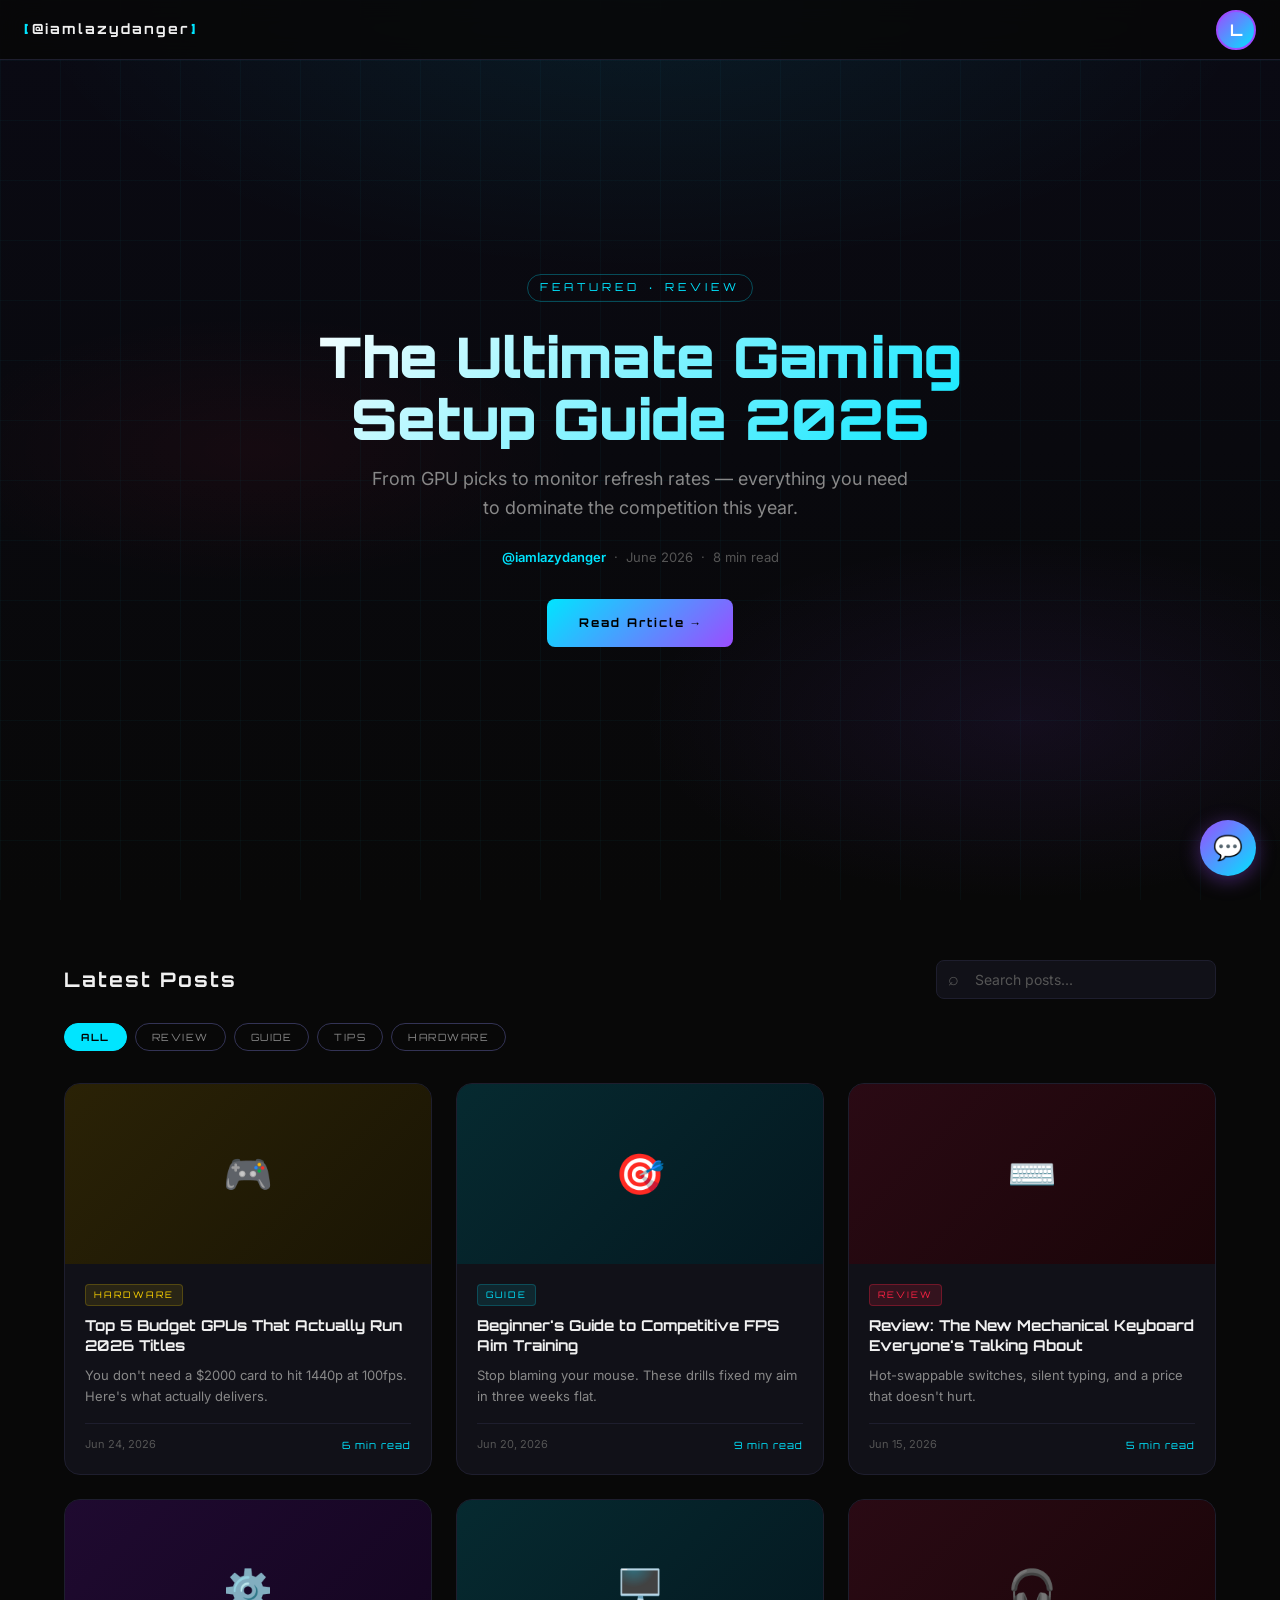
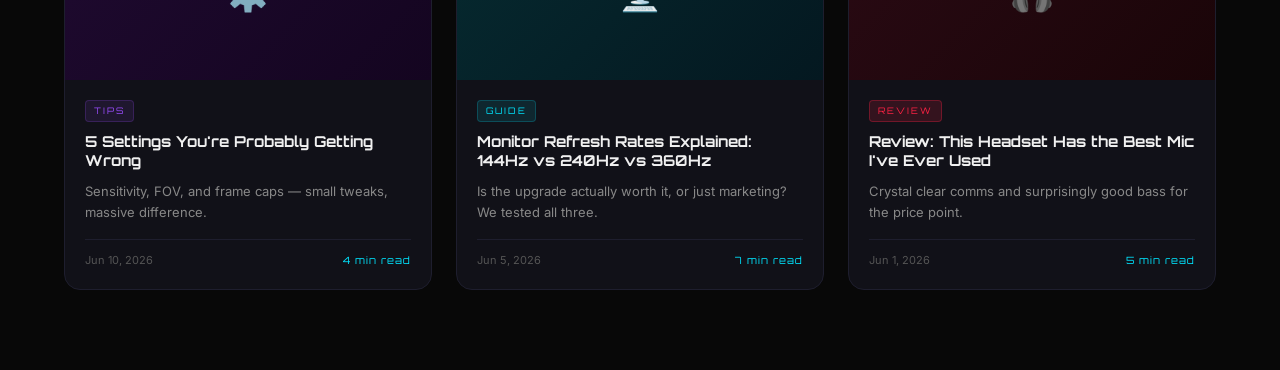
<file: index.html>
<!DOCTYPE html>
<!--
  ============================================================
  page0.html — @iamlazydanger Gaming Blog (Landing Page)
  ============================================================
  PURPOSE: The main entry point of the portal. A styled gaming
  blog with a featured hero post, grid of 6 posts, live search,
  category filters, profile modal, and a chat widget.

  STRUCTURE:
  - <head>: Meta tags, Google Fonts, link to page0.css
  - <nav>: Top navigation bar with logo + profile icon
  - <section.hero>: Large featured post banner
  - <section.blog-section>: Search + filters + post grid
  - <div#profile-modal>: Hidden profile popup
  - <div#chat-widget>: Floating chat bubble
  - <script>: Links to page0.js and nav.js

  IMPROVEMENT IDEAS:
  - Add a dark/light mode toggle
  - Paginate blog posts (load more button)
  - Connect to a real CMS (like Contentful or Sanity)
  ============================================================
-->
<html lang="en">
<head>
  <!-- Google Tag Manager -->
<script>(function(w,d,s,l,i){w[l]=w[l]||[];w[l].push({'gtm.start':
new Date().getTime(),event:'gtm.js'});var f=d.getElementsByTagName(s)[0],
j=d.createElement(s),dl=l!='dataLayer'?'&l='+l:'';j.async=true;j.src=
'https://www.googletagmanager.com/gtm.js?id='+i+dl;f.parentNode.insertBefore(j,f);
})(window,document,'script','dataLayer','GTM-PWDV5T56');</script>
<!-- End Google Tag Manager -->
  <meta charset="UTF-8" />
  <meta name="viewport" content="width=device-width, initial-scale=1.0" />
  <title>@iamlazydanger — Gaming Portal</title>

  <!-- Google Fonts: Orbitron for gaming headings, Inter for body text -->
  <!-- WHY ORBITRON: It's a geometric sci-fi font that screams gaming/tech -->
  <!-- WHY INTER: Clean, readable, works great at small sizes for blog text -->
  <link rel="preconnect" href="https://fonts.googleapis.com" />
  <link rel="preconnect" href="https://fonts.gstatic.com" crossorigin />
  <link href="https://fonts.googleapis.com/css2?family=Orbitron:wght@400;700;900&family=Inter:wght@300;400;500;600&display=swap" rel="stylesheet" />

  <link rel="stylesheet" href="index.css" />
</head>
<body>
  <!-- Google Tag Manager (noscript) -->
<noscript><iframe src="https://www.googletagmanager.com/ns.html?id=GTM-PWDV5T56"
height="0" width="0" style="display:none;visibility:hidden"></iframe></noscript>
<!-- End Google Tag Manager (noscript) -->

  <!-- ── TOP NAVIGATION BAR ── -->
  <!-- WHY: Persistent nav gives the user brand context + quick access to profile -->
  <nav class="topnav">
    <!-- Logo / Brand name -->
    <div class="nav-logo">
      <span class="logo-bracket">[</span>
      <span class="logo-text">@iamlazydanger</span>
      <span class="logo-bracket">]</span>
    </div>



    <!-- Profile icon (Gmail-style circle, top-right) -->
    <!-- Clicking this opens the profile modal popup -->
    <button class="profile-icon-btn" id="profileIconBtn" aria-label="Open profile">
      <span class="profile-initial">L</span>
    </button>
  </nav>

  <!-- ── HERO FEATURED POST ── -->
  <!-- WHY: A large visual hero grabs attention immediately and sets tone -->
  <section class="hero">
    <div class="hero-bg"></div><!-- Animated gradient background layer -->
    <div class="hero-content">
      <span class="hero-tag">FEATURED · REVIEW</span>
      <h1 class="hero-title">The Ultimate Gaming Setup Guide 2026</h1>
      <p class="hero-subtitle">
        From GPU picks to monitor refresh rates — everything you need to
        dominate the competition this year.
      </p>
      <div class="hero-meta">
        <span class="hero-author">@iamlazydanger</span>
        <span class="hero-dot">·</span>
        <span class="hero-date">June 2026</span>
        <span class="hero-dot">·</span>
        <span class="hero-read">8 min read</span>
      </div>
      <a href="#" class="hero-btn">Read Article →</a>
    </div>
  </section>

  <!-- ── BLOG SECTION: SEARCH + FILTERS + GRID ── -->
  <section class="blog-section">
    <div class="blog-header">
      <h2 class="blog-section-title">Latest Posts</h2>

      <!-- Live search input — filters posts as you type -->
      <!-- WHY: Instant feedback is better UX than a submit button search -->
      <div class="search-wrap">
        <span class="search-icon">⌕</span>
        <input
          type="text"
          id="searchInput"
          class="search-input"
          placeholder="Search posts..."
          aria-label="Search blog posts"
        />
      </div>
    </div>

    <!-- Category filter pills -->
    <!-- WHY PILLS: Visual, touch-friendly, easy to scan at a glance -->
    <div class="filter-pills" id="filterPills">
      <button class="pill active" data-filter="all">All</button>
      <button class="pill" data-filter="review">Review</button>
      <button class="pill" data-filter="guide">Guide</button>
      <button class="pill" data-filter="tips">Tips</button>
      <button class="pill" data-filter="hardware">Hardware</button>
    </div>

    <!-- Blog posts grid — populated by JavaScript (page0.js) -->
    <!-- WHY JS-GENERATED: Makes it easy to add/edit posts by just changing
         the 'posts' array in page0.js without touching HTML -->
    <div class="posts-grid" id="postsGrid">
      <!-- Posts injected here by JavaScript -->
    </div>

    <!-- Empty state message (shown when search finds nothing) -->
    <div class="no-results" id="noResults" style="display:none;">
      <span class="no-results-icon">🎮</span>
      <p>No posts found. Try a different search!</p>
    </div>
  </section>

  <!-- ── PROFILE MODAL POPUP ── -->
  <!-- WHY: A profile popup gives visitors context about who @iamlazydanger is -->
  <!-- This is hidden by default (display:none in CSS), toggled by JS -->
  <div class="profile-modal-overlay" id="profileModalOverlay" aria-hidden="true">
    <div class="profile-modal" id="profileModal">
      <!-- Close button -->
      <button class="modal-close" id="modalClose" aria-label="Close profile">✕</button>

      <!-- Profile avatar -->
      <div class="modal-avatar">
        <span class="modal-initial">L</span>
      </div>

      <!-- Profile info -->
      <h3 class="modal-name">@iamlazydanger</h3>
      <p class="modal-title">Gaming Content Creator · Streamer · Review</p>

      <!-- Short bio -->
      <p class="modal-bio">
        Full-time gamer, part-time sleeping. I review games, break down hardware,
        and share tips that actually work. Follow the journey.
      </p>

      <!-- Social links -->
      <div class="modal-socials">
        <a href="#" class="social-btn twitch">Twitch</a>
        <a href="#" class="social-btn youtube">YouTube</a>
        <a href="#" class="social-btn twitter">Twitter/X</a>
        <a href="#" class="social-btn kick">Kick</a>
      </div>
    </div>
  </div>

  <!-- ── FLOATING CHAT WIDGET ── -->
  <!-- WHY: Lets visitors send messages without leaving the page -->
  <div class="chat-widget" id="chatWidget">
    <!-- Chat toggle button (floating bubble) -->
    <button class="chat-bubble" id="chatBubble" aria-label="Open chat">
      <span class="chat-icon">💬</span>
    </button>

    <!-- Chat panel (hidden by default) -->
    <div class="chat-panel" id="chatPanel" aria-hidden="true">
      <div class="chat-header">
        <span>Send a Message</span>
        <button class="chat-close" id="chatClose" aria-label="Close chat">✕</button>
      </div>

      <div class="chat-body">
        <input type="text" id="chatName" placeholder="Your name" class="chat-input" />
        <textarea id="chatMessage" placeholder="Your message..." class="chat-textarea" rows="3"></textarea>
        <button class="chat-send" id="chatSend">Send →</button>
        <p class="chat-status" id="chatStatus"></p>
      </div>
    </div>
  </div>

  <!-- ── SCRIPTS ── -->
  <!-- index.js handles all logic for this page (search, filters, modal, chat) -->
  <script src="index.js"></script>

  <!-- nav.js handles keyboard navigation between pages -->
  <!-- WHY LAST: nav.js hooks onto keyboard events, so DOM must be ready first -->
  <script src="nav.js"></script>
  

</body>
</html>
</file>
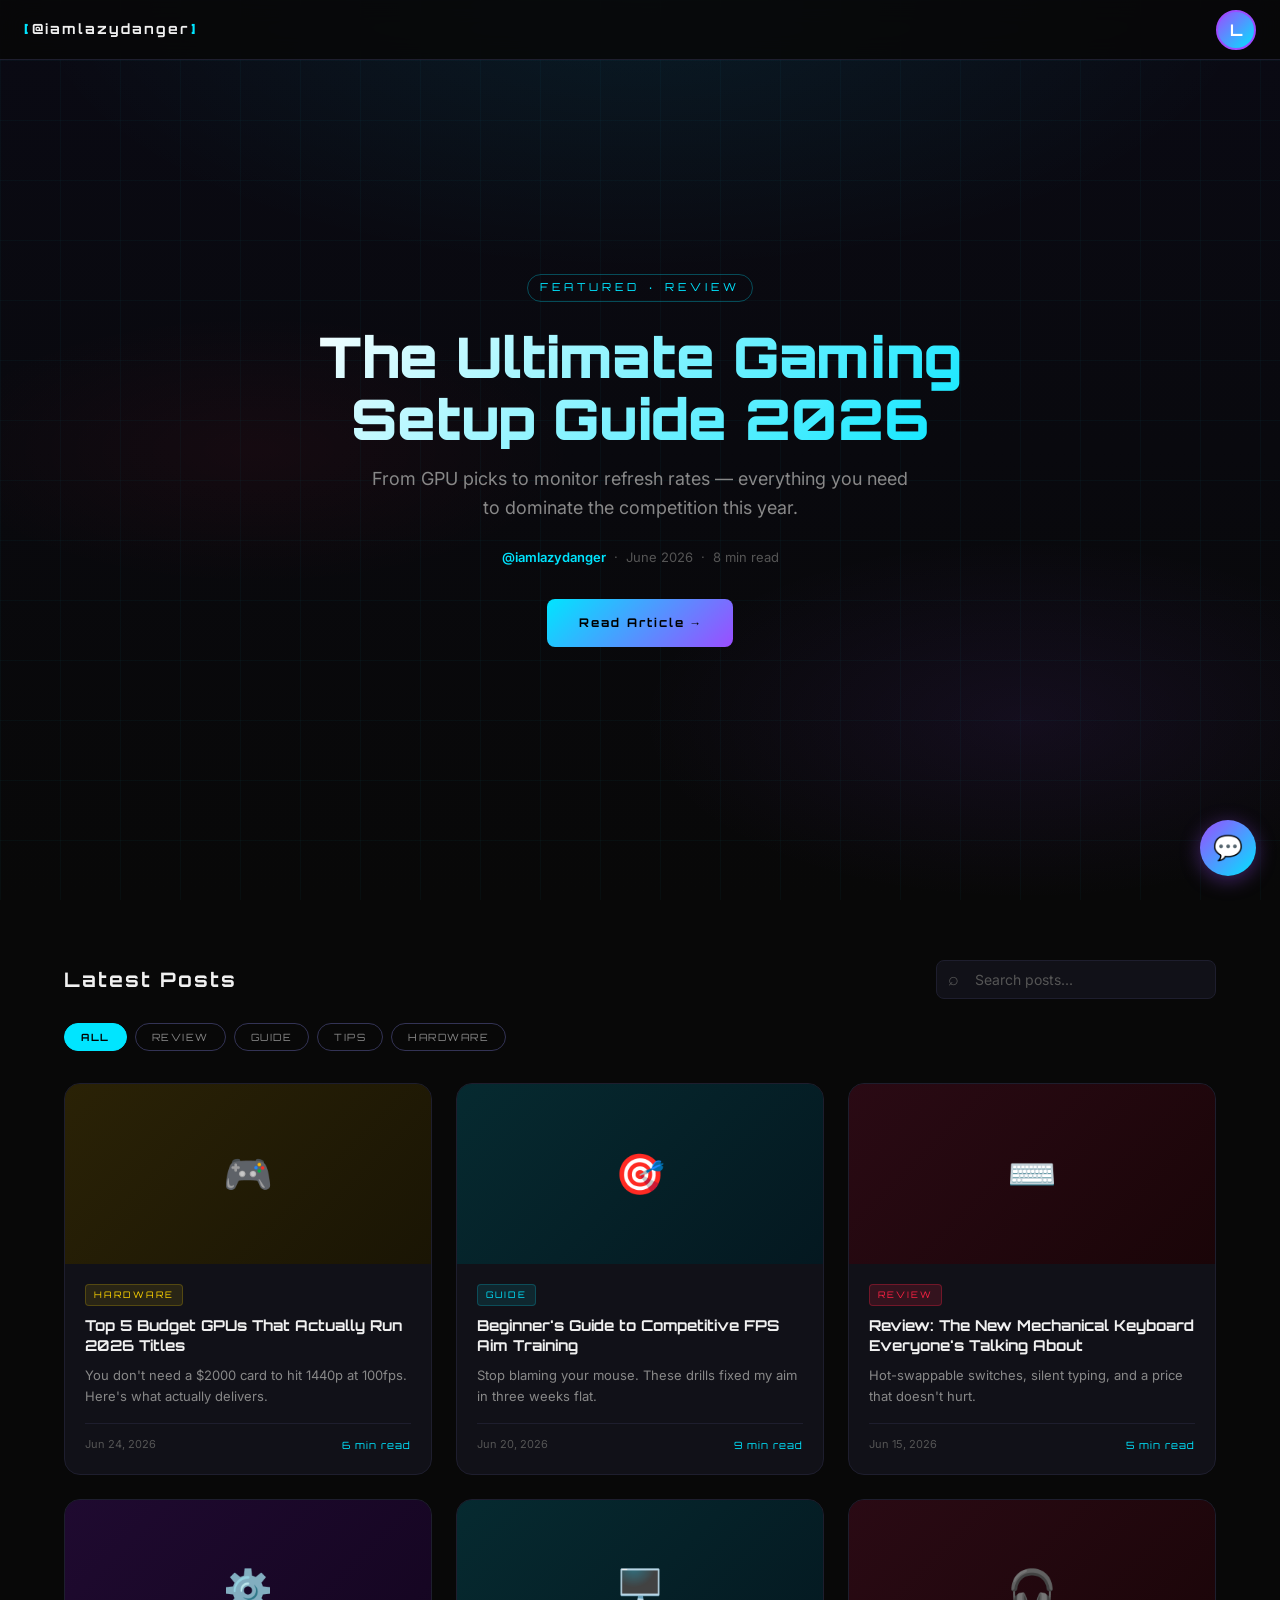
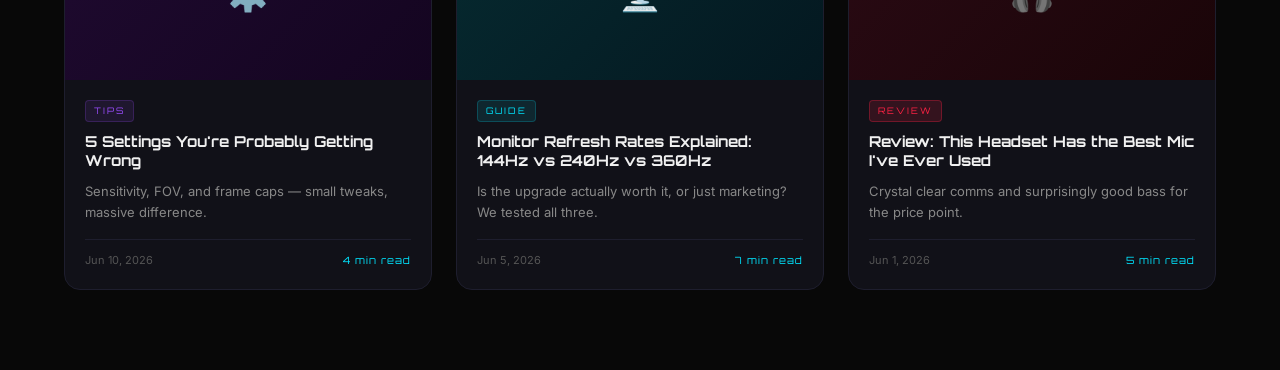
<file: page0.html>
<!DOCTYPE html>
<!--
  ============================================================
  page0.html — @iamlazydanger Gaming Blog (Landing Page)
  ============================================================
  PURPOSE: The main entry point of the portal. A styled gaming
  blog with a featured hero post, grid of 6 posts, live search,
  category filters, profile modal, and a chat widget.

  STRUCTURE:
  - <head>: Meta tags, Google Fonts, link to page0.css
  - <nav>: Top navigation bar with logo + profile icon
  - <section.hero>: Large featured post banner
  - <section.blog-section>: Search + filters + post grid
  - <div#profile-modal>: Hidden profile popup
  - <div#chat-widget>: Floating chat bubble
  - <script>: Links to page0.js and nav.js

  IMPROVEMENT IDEAS:
  - Add a dark/light mode toggle
  - Paginate blog posts (load more button)
  - Connect to a real CMS (like Contentful or Sanity)
  ============================================================
-->
<html lang="en">
<head>
  <meta charset="UTF-8" />
  <meta name="viewport" content="width=device-width, initial-scale=1.0" />
  <title>@iamlazydanger — Gaming Portal</title>

  <!-- Google Fonts: Orbitron for gaming headings, Inter for body text -->
  <!-- WHY ORBITRON: It's a geometric sci-fi font that screams gaming/tech -->
  <!-- WHY INTER: Clean, readable, works great at small sizes for blog text -->
  <link rel="preconnect" href="https://fonts.googleapis.com" />
  <link rel="preconnect" href="https://fonts.gstatic.com" crossorigin />
  <link href="https://fonts.googleapis.com/css2?family=Orbitron:wght@400;700;900&family=Inter:wght@300;400;500;600&display=swap" rel="stylesheet" />

  <link rel="stylesheet" href="page0.css" />
</head>
<body>

  <!-- ── TOP NAVIGATION BAR ── -->
  <!-- WHY: Persistent nav gives the user brand context + quick access to profile -->
  <nav class="topnav">
    <!-- Logo / Brand name -->
    <div class="nav-logo">
      <span class="logo-bracket">[</span>
      <span class="logo-text">@iamlazydanger</span>
      <span class="logo-bracket">]</span>
    </div>



    <!-- Profile icon (Gmail-style circle, top-right) -->
    <!-- Clicking this opens the profile modal popup -->
    <button class="profile-icon-btn" id="profileIconBtn" aria-label="Open profile">
      <span class="profile-initial">L</span>
    </button>
  </nav>

  <!-- ── HERO FEATURED POST ── -->
  <!-- WHY: A large visual hero grabs attention immediately and sets tone -->
  <section class="hero">
    <div class="hero-bg"></div><!-- Animated gradient background layer -->
    <div class="hero-content">
      <span class="hero-tag">FEATURED · REVIEW</span>
      <h1 class="hero-title">The Ultimate Gaming Setup Guide 2026</h1>
      <p class="hero-subtitle">
        From GPU picks to monitor refresh rates — everything you need to
        dominate the competition this year.
      </p>
      <div class="hero-meta">
        <span class="hero-author">@iamlazydanger</span>
        <span class="hero-dot">·</span>
        <span class="hero-date">June 2026</span>
        <span class="hero-dot">·</span>
        <span class="hero-read">8 min read</span>
      </div>
      <a href="#" class="hero-btn">Read Article →</a>
    </div>
  </section>

  <!-- ── BLOG SECTION: SEARCH + FILTERS + GRID ── -->
  <section class="blog-section">
    <div class="blog-header">
      <h2 class="blog-section-title">Latest Posts</h2>

      <!-- Live search input — filters posts as you type -->
      <!-- WHY: Instant feedback is better UX than a submit button search -->
      <div class="search-wrap">
        <span class="search-icon">⌕</span>
        <input
          type="text"
          id="searchInput"
          class="search-input"
          placeholder="Search posts..."
          aria-label="Search blog posts"
        />
      </div>
    </div>

    <!-- Category filter pills -->
    <!-- WHY PILLS: Visual, touch-friendly, easy to scan at a glance -->
    <div class="filter-pills" id="filterPills">
      <button class="pill active" data-filter="all">All</button>
      <button class="pill" data-filter="review">Review</button>
      <button class="pill" data-filter="guide">Guide</button>
      <button class="pill" data-filter="tips">Tips</button>
      <button class="pill" data-filter="hardware">Hardware</button>
    </div>

    <!-- Blog posts grid — populated by JavaScript (page0.js) -->
    <!-- WHY JS-GENERATED: Makes it easy to add/edit posts by just changing
         the 'posts' array in page0.js without touching HTML -->
    <div class="posts-grid" id="postsGrid">
      <!-- Posts injected here by JavaScript -->
    </div>

    <!-- Empty state message (shown when search finds nothing) -->
    <div class="no-results" id="noResults" style="display:none;">
      <span class="no-results-icon">🎮</span>
      <p>No posts found. Try a different search!</p>
    </div>
  </section>

  <!-- ── PROFILE MODAL POPUP ── -->
  <!-- WHY: A profile popup gives visitors context about who @iamlazydanger is -->
  <!-- This is hidden by default (display:none in CSS), toggled by JS -->
  <div class="profile-modal-overlay" id="profileModalOverlay" aria-hidden="true">
    <div class="profile-modal" id="profileModal">
      <!-- Close button -->
      <button class="modal-close" id="modalClose" aria-label="Close profile">✕</button>

      <!-- Profile avatar -->
      <div class="modal-avatar">
        <span class="modal-initial">L</span>
      </div>

      <!-- Profile info -->
      <h3 class="modal-name">@iamlazydanger</h3>
      <p class="modal-title">Gaming Content Creator · Streamer · Review</p>

      <!-- Short bio -->
      <p class="modal-bio">
        Full-time gamer, part-time sleeping. I review games, break down hardware,
        and share tips that actually work. Follow the journey.
      </p>

      <!-- Social links -->
      <div class="modal-socials">
        <a href="#" class="social-btn twitch">Twitch</a>
        <a href="#" class="social-btn youtube">YouTube</a>
        <a href="#" class="social-btn twitter">Twitter/X</a>
        <a href="#" class="social-btn kick">Kick</a>
      </div>
    </div>
  </div>

  <!-- ── FLOATING CHAT WIDGET ── -->
  <!-- WHY: Lets visitors send messages without leaving the page -->
  <div class="chat-widget" id="chatWidget">
    <!-- Chat toggle button (floating bubble) -->
    <button class="chat-bubble" id="chatBubble" aria-label="Open chat">
      <span class="chat-icon">💬</span>
    </button>

    <!-- Chat panel (hidden by default) -->
    <div class="chat-panel" id="chatPanel" aria-hidden="true">
      <div class="chat-header">
        <span>Send a Message</span>
        <button class="chat-close" id="chatClose" aria-label="Close chat">✕</button>
      </div>

      <div class="chat-body">
        <input type="text" id="chatName" placeholder="Your name" class="chat-input" />
        <textarea id="chatMessage" placeholder="Your message..." class="chat-textarea" rows="3"></textarea>
        <button class="chat-send" id="chatSend">Send →</button>
        <p class="chat-status" id="chatStatus"></p>
      </div>
    </div>
  </div>

  <!-- ── SCRIPTS ── -->
  <!-- page0.js handles all logic for this page (search, filters, modal, chat) -->
  <script src="page0.js"></script>

  <!-- nav.js handles keyboard navigation between pages -->
  <!-- WHY LAST: nav.js hooks onto keyboard events, so DOM must be ready first -->
  <script src="nav.js"></script>

</body>
</html>
</file>
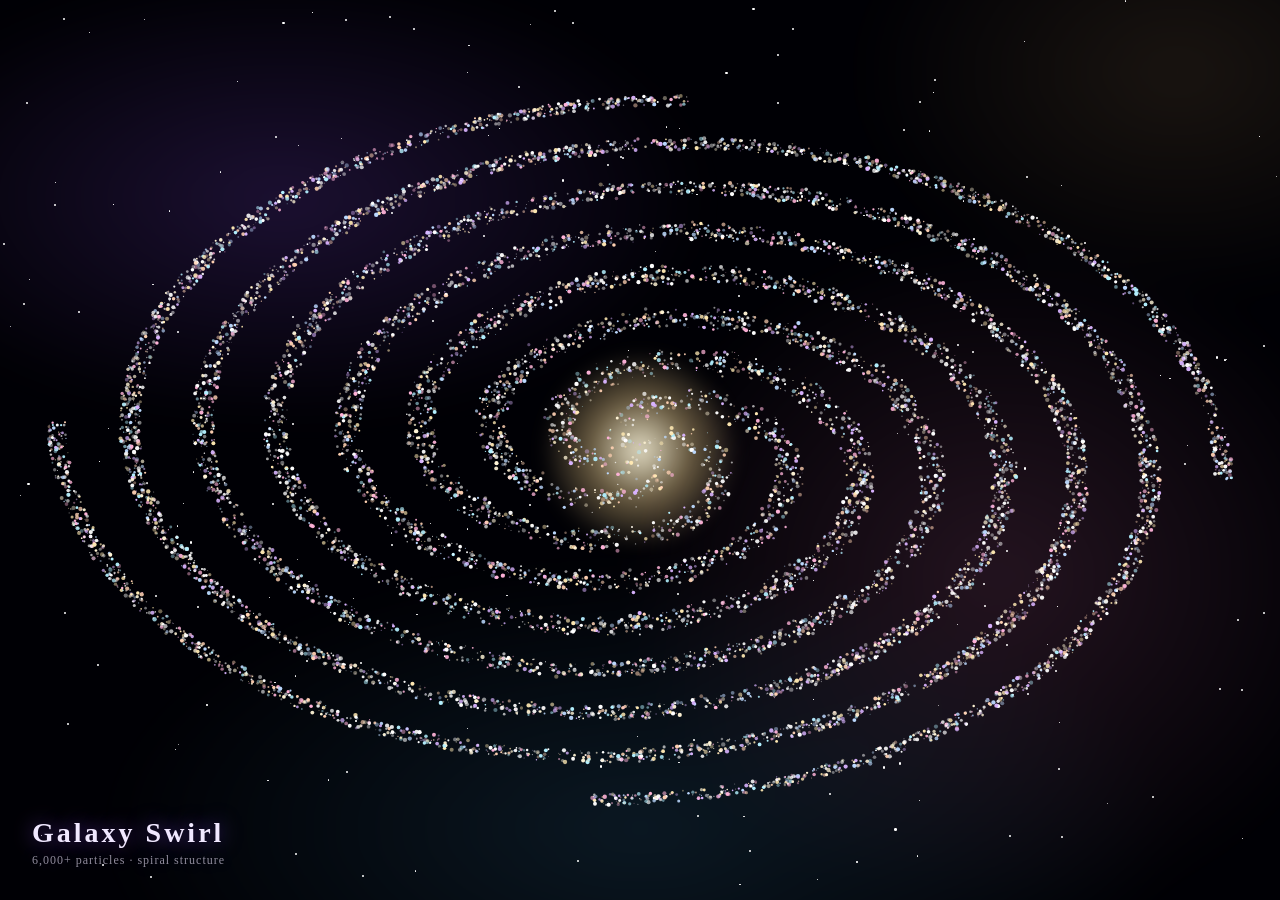
<file: page2.html>
<!DOCTYPE html>
<!--
  ============================================================
  page2.html — Cosmic Galaxy Page
  ============================================================
  PURPOSE: A layered cosmic scene with a real swirling spiral
  galaxy made of 6000+ particles, plus atmospheric overlay
  layers (nebula clouds, twinkling stars, zooming starfield,
  glowing core) for depth.

  LAYER ORDER (back to front):
  1. .nebula-layer    — slow rotating colored cloud gradients
  2. .star-layer      — small twinkling fixed stars
  3. .starfield-layer — stars that appear to zoom toward viewer
  4. .core-glow       — glowing center of the galaxy
  5. #galaxyCanvas     — the actual particle spiral (drawn on top)

  IMPROVEMENT IDEAS:
  - Add mouse-parallax so layers shift slightly with cursor movement
  - Let the user click to add a "supernova" burst effect
  ============================================================
-->
<html lang="en">
<head>
  <meta charset="UTF-8" />
  <meta name="viewport" content="width=device-width, initial-scale=1.0" />
  <title>Galaxy Swirl — Page 3/7</title>
  <link rel="stylesheet" href="page2.css" />
</head>
<body>

  <!-- Layer 1: Rotating nebula cloud gradients -->
  <div class="nebula-layer"></div>

  <!-- Layer 2: Small twinkling stars (CSS-generated) -->
  <div class="star-layer" id="starLayer"></div>

  <!-- Layer 3: Zooming starfield effect -->
  <div class="starfield-layer" id="starfieldLayer"></div>

  <!-- Layer 4: Glowing galaxy core -->
  <div class="core-glow"></div>

  <!-- Layer 5: Canvas — the actual spiral galaxy particle system -->
  <canvas id="galaxyCanvas"></canvas>

  <!-- Title overlay -->
  <div class="galaxy-title">
    <h1>Galaxy Swirl</h1>
    <p>6,000+ particles · spiral structure</p>
  </div>

  <script src="page2.js"></script>
  <script src="nav.js"></script>
</body>
</html>
</file>
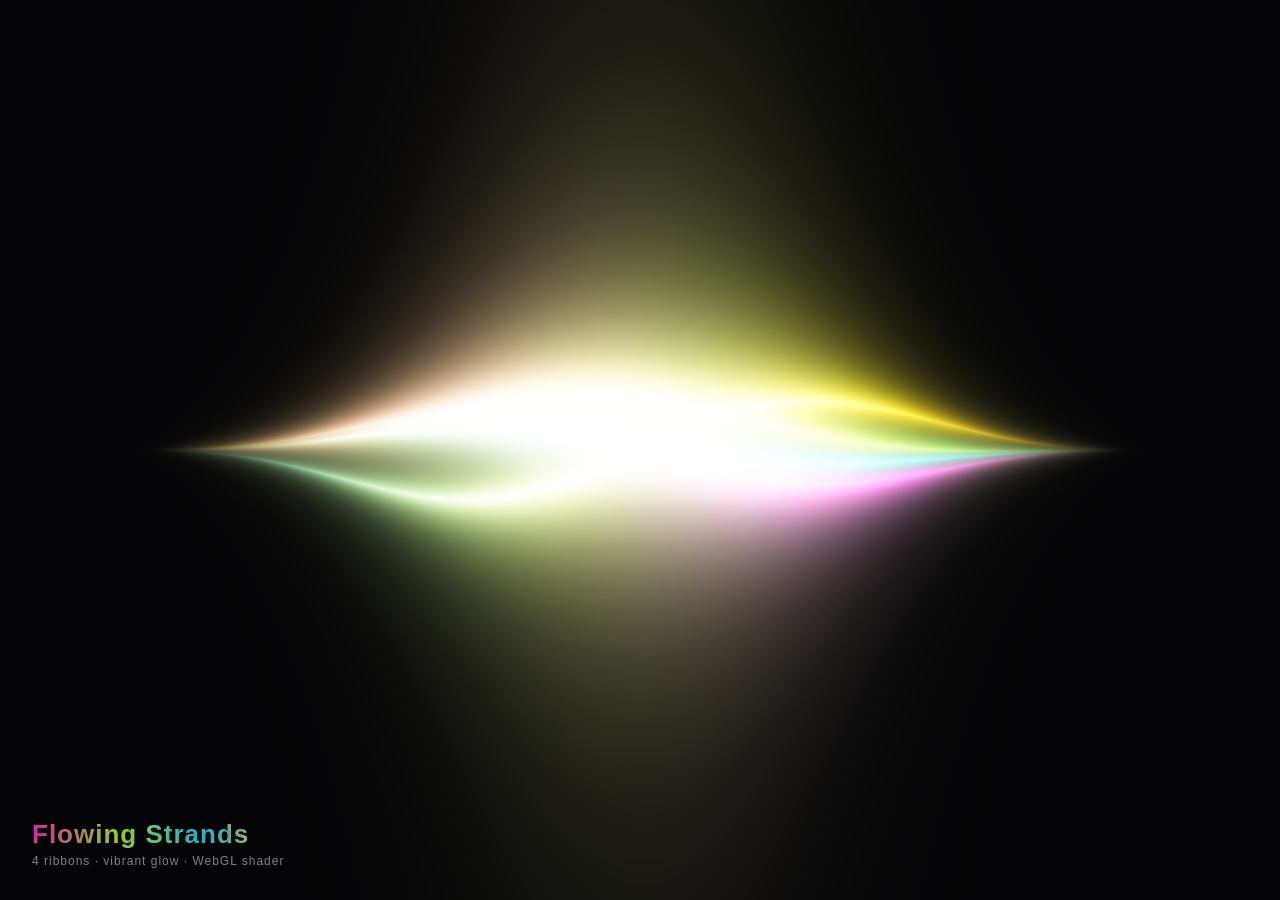
<file: page3.html>
<!DOCTYPE html>
<!--
  ============================================================
  page3.html — Flowing Strands Page
  ============================================================
  PURPOSE: Recreates the "React Bits <Strands />" component using
  plain HTML + vanilla JS + raw WebGL (no React, no build tools,
  no npm package 'ogl'). The exact same GLSL fragment shader logic
  from the original component is reused so the visual OUTPUT
  matches, while the wrapper code is hand-rolled WebGL instead of
  the 'ogl' library.

  WHY WEBGL DIRECTLY: The original component renders its visuals
  entirely on the GPU via a fragment shader. Translating to "plain
  JS" means writing the WebGL boilerplate (compile shader, create
  buffer, render loop) ourselves instead of using the `ogl` helper
  library — but the shader math, and therefore the look, stays
  identical.

  IMPROVEMENT IDEAS:
  - Expose the props (count, speed, colors, etc.) as on-screen sliders
  - Add a toggle for the "glass" refraction mode (shader included but unused)
  ============================================================
-->
<html lang="en">
<head>
  <meta charset="UTF-8" />
  <meta name="viewport" content="width=device-width, initial-scale=1.0" />
  <title>Flowing Strands — Page 4/7</title>
  <link rel="stylesheet" href="page3.css" />
</head>
<body>

  <!-- Container the strands canvas fills, matching the original component's wrapper div -->
  <div class="strands-container" id="strandsContainer">
    <canvas id="strandsCanvas"></canvas>
  </div>

  <!-- Title overlay -->
  <div class="strands-title">
    <h1>Flowing Strands</h1>
    <p>4 ribbons · vibrant glow · WebGL shader</p>
  </div>

  <script src="page3.js"></script>
  <script src="nav.js"></script>
</body>
</html>
</file>
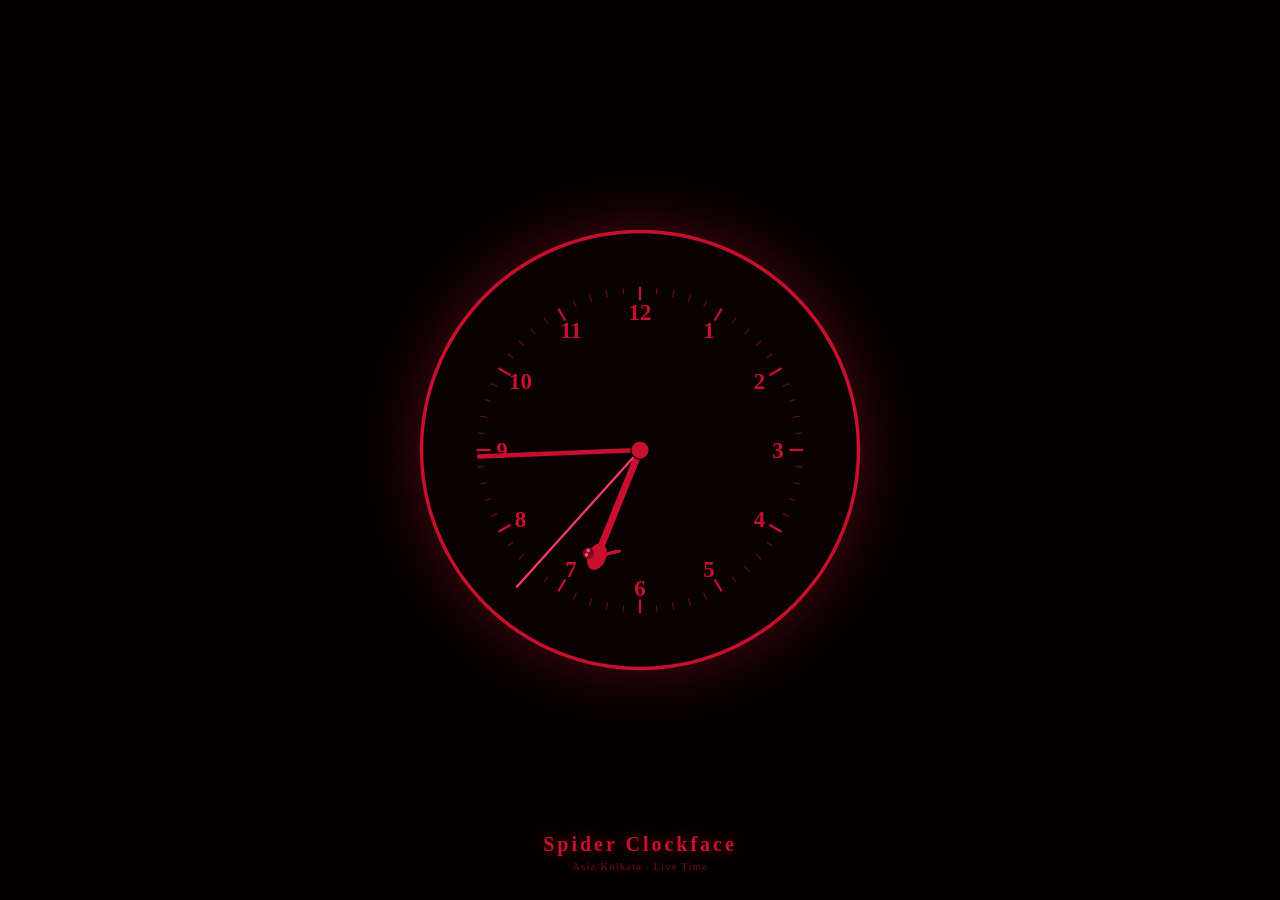
<file: page4.html>
<!DOCTYPE html>
<!--
  ============================================================
  page4.html — Interactive Spider Clockface
  ============================================================
  PURPOSE: A real-time analog clock with a spider character
  crawling around the clock face. The spider's position moves
  with the hour hand, and it has animated expressions and legs.
  
  All colors styled in blood red (#C8102E) theme.
  Shows current Asia/Kolkata (IST) time.

  STRUCTURE:
  - <svg>: The clock face and spider graphics
  - <script>: page4.js (clock logic + spider animation)
  ============================================================
-->
<html lang="en">
<head>
  <meta charset="UTF-8">
  <meta name="viewport" content="width=device-width, initial-scale=1.0">
  <title>Spider Clockface — Page 5/7</title>
  <link rel="stylesheet" href="page4.css">
</head>
<body>

  <div class="clock-container">
    <svg id="clockSvg" viewBox="0 0 400 400" xmlns="http://www.w3.org/2000/svg">
      <!-- Clock face background -->
      <circle cx="200" cy="200" r="190" fill="#0a0202" stroke="#c8102e" stroke-width="3"/>
      
      <!-- Hour markers -->
      <g id="markers">
        <!-- Markers generated by JS -->
      </g>
      
      <!-- Clock hands -->
      <line id="hourHand" x1="200" y1="200" x2="200" y2="100" stroke="#c8102e" stroke-width="6" stroke-linecap="round"/>
      <line id="minuteHand" x1="200" y1="200" x2="200" y2="60" stroke="#c8102e" stroke-width="4" stroke-linecap="round"/>
      <line id="secondHand" x1="200" y1="200" x2="200" y2="40" stroke="#ff3b5c" stroke-width="2" stroke-linecap="round"/>
      
      <!-- Center pin -->
      <circle cx="200" cy="200" r="8" fill="#c8102e" stroke="#000" stroke-width="1"/>
      
      <!-- Spider group (will be positioned by JS) -->
      <g id="spider">
        <!-- Spider body -->
        <ellipse id="spider-body" cx="0" cy="0" rx="12" ry="8" fill="#c8102e"/>
        <!-- Spider head -->
        <circle id="spider-head" cx="0" cy="-8" r="5" fill="#7a0a1c"/>
        <!-- Spider eyes -->
        <circle cx="-2" cy="-9" r="1.5" fill="#ff5577"/>
        <circle cx="2" cy="-9" r="1.5" fill="#ff5577"/>
        <!-- Spider legs (8 total) -->
        <g id="spider-legs">
          <!-- Legs generated by JS -->
        </g>
      </g>
    </svg>
  </div>

  <div class="clock-info">
    <h1>Spider Clockface</h1>
    <p>Asia/Kolkata · Live Time</p>
  </div>

  <script src="page4.js"></script>
  <script src="nav.js"></script>
</body>
</html>
</file>
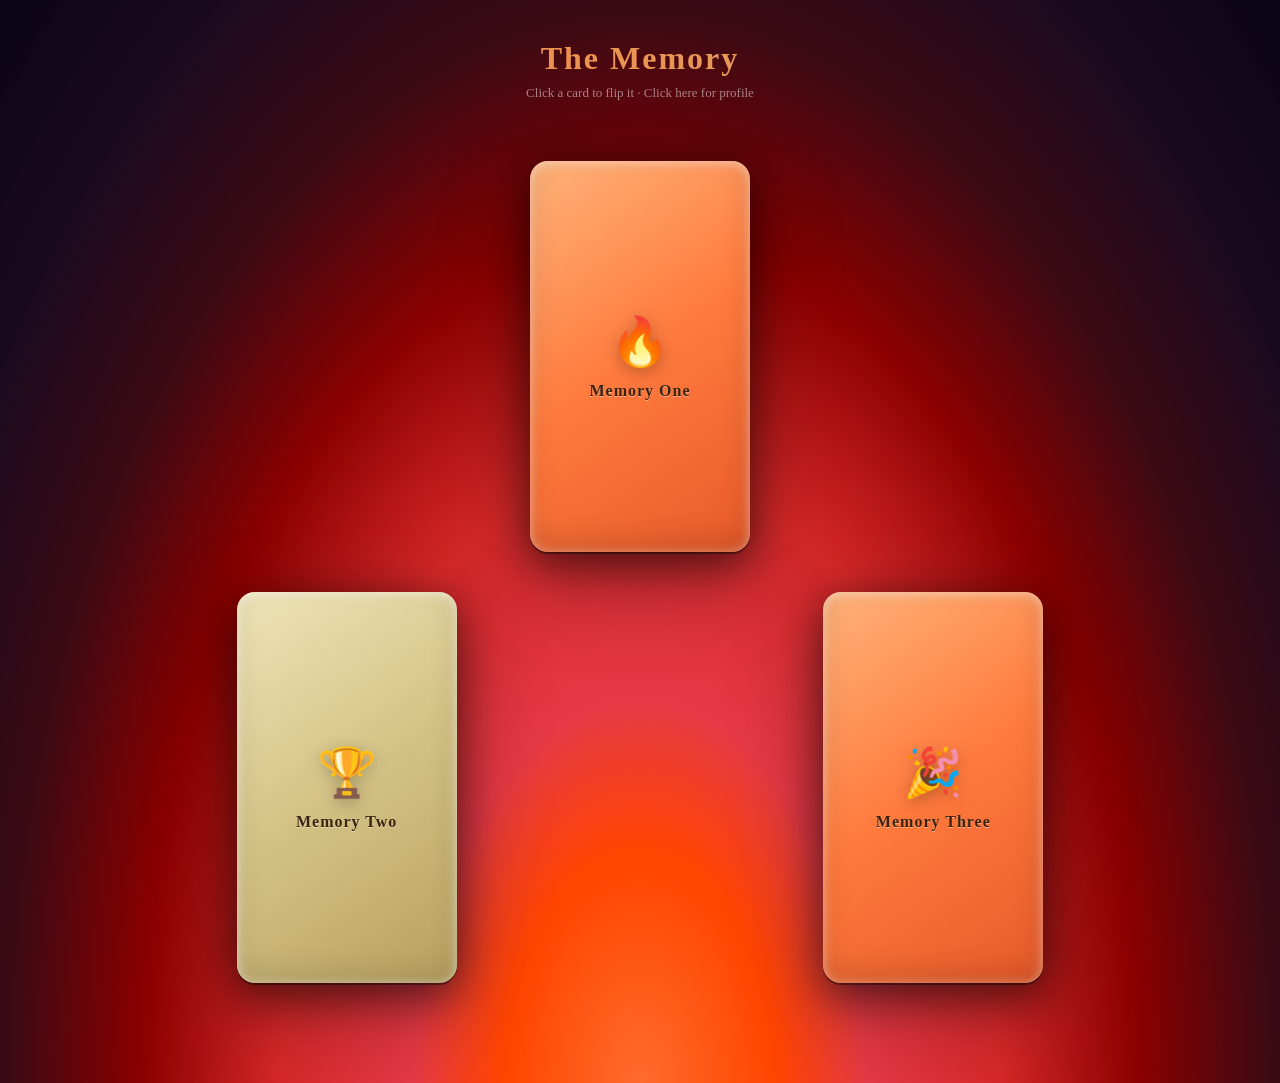
<file: page5.html>
<!DOCTYPE html>
<!--
  ============================================================
  page5.html — The Memory (Pyramid Flip Cards)
  ============================================================
  PURPOSE: Three flip cards arranged in a PYRAMID layout
  (card 1 top-center, cards 2 & 3 bottom-left/bottom-right).
  Each card combines:
   - A 3D flip animation (rotateY 180°) to reveal the back
   - A "PixelCard" style pixel-dissolve hover/focus effect
     (ported from React Bits PixelCard to vanilla JS/canvas)
   - Light, vibrant front colors with 3D depth shadows

  STRUCTURE:
  - <div class="pyramid-wrap">: CSS grid positioning the 3 cards
  - Each .memory-card contains a canvas (pixel effect) + flip inner content
  - <div#profile-modal>: Clicking the header opens a profile popup

  IMPROVEMENT IDEAS:
  - Add drag-to-reorder so users can rearrange the pyramid
  - Add real photo uploads instead of gradient placeholders
  ============================================================
-->
<html lang="en">
<head>
  <meta charset="UTF-8" />
  <meta name="viewport" content="width=device-width, initial-scale=1.0" />
  <title>The Memory — Page 6/7</title>
  <link rel="stylesheet" href="page5.css" />
</head>
<body>

  <header class="memory-header" id="memoryHeader">
    <h1>The Memory</h1>
    <p>Click a card to flip it · Click here for profile</p>
  </header>

  <!-- Pyramid layout: 1 card on top row, 2 cards on bottom row -->
  <div class="pyramid-wrap">

    <!-- ── CARD 1: TOP CENTER ── -->
    <div class="pyramid-slot slot-top">
      <div class="memory-card" data-card="1">
        <canvas class="pixel-canvas"></canvas>
        <div class="card-inner">
          <div class="card-face card-front front-fire">
            <span class="card-emoji">🔥</span>
            <span class="card-label">Memory One</span>
          </div>
          <div class="card-face card-back">
            <h3>First Stream</h3>
            <p>The night it all began — 12 viewers and pure chaos.</p>
          </div>
        </div>
      </div>
    </div>

    <!-- ── CARD 2: BOTTOM LEFT ── -->
    <div class="pyramid-slot slot-bottom-left">
      <div class="memory-card" data-card="2">
        <canvas class="pixel-canvas"></canvas>
        <div class="card-inner">
          <div class="card-face card-front front-khaki">
            <span class="card-emoji">🏆</span>
            <span class="card-label">Memory Two</span>
          </div>
          <div class="card-face card-back">
            <h3>First Win</h3>
            <p>Clutched the final round on camera. Chat lost it.</p>
          </div>
        </div>
      </div>
    </div>

    <!-- ── CARD 3: BOTTOM RIGHT ── -->
    <div class="pyramid-slot slot-bottom-right">
      <div class="memory-card" data-card="3">
        <canvas class="pixel-canvas"></canvas>
        <div class="card-inner">
          <div class="card-face card-front front-fire">
            <span class="card-emoji">🎉</span>
            <span class="card-label">Memory Three</span>
          </div>
          <div class="card-face card-back">
            <h3>10K Followers</h3>
            <p>The milestone stream. Cried a little. Don't tell anyone.</p>
          </div>
        </div>
      </div>
    </div>

  </div>

  <!-- Profile modal popup (3D effect), opened via the header -->
  <div class="profile-modal-overlay" id="profileModalOverlay" aria-hidden="true">
    <div class="profile-modal" id="profileModal">
      <button class="modal-close" id="modalClose" aria-label="Close profile">✕</button>
      <div class="modal-avatar"><span>L</span></div>
      <h3 class="modal-name">@iamlazydanger</h3>
      <p class="modal-title">Gaming Content Creator</p>
      <p class="modal-bio">These memories are the highlights of the journey so far. More to come.</p>
    </div>
  </div>

  <script src="page5.js"></script>
  <script src="nav.js"></script>
</body>
</html>
</file>
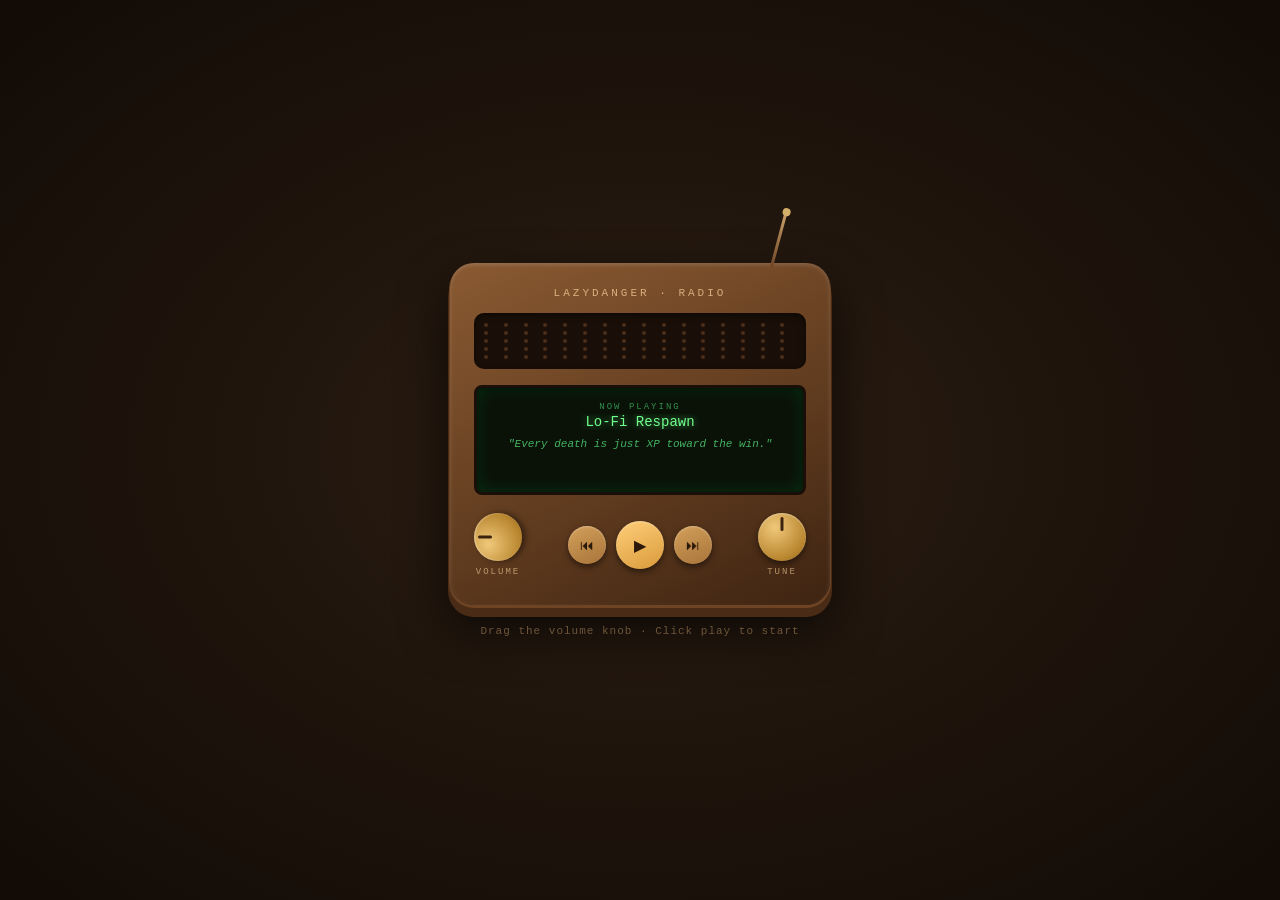
<file: page6.html>
<!DOCTYPE html>
<!--
  ============================================================
  page6.html — Analog Radio Player
  ============================================================
  PURPOSE: A retro-styled analog radio with play/pause/skip
  controls, a small display screen showing the current track
  name, and rotating motivational/gaming quotes.

  NOTE ON AUDIO: Since this portal has no backend/server and
  must work as static files, this page uses royalty-free audio
  preview URLs is NOT reliable without hosting actual files.
  Instead, this implementation uses the Web Audio API to
  GENERATE simple ambient tones/melodies in-browser (no external
  audio files needed at all) — so it works immediately when you
  open the file, with zero setup. See page6.js comments for how
  to swap in your own real MP3 files later.

  STRUCTURE:
  - <div class="radio-body">: The visual radio shell (dial, speaker grille)
  - <div class="radio-screen">: Shows track name + quote
  - <div class="radio-controls">: Play/Pause/Prev/Next/Volume

  IMPROVEMENT IDEAS:
  - Replace the generated tones with real licensed MP3 files
  - Add a visual equalizer animation synced to actual audio frequency data
  ============================================================
-->
<html lang="en">
<head>
  <meta charset="UTF-8" />
  <meta name="viewport" content="width=device-width, initial-scale=1.0" />
  <title>Analog Radio — Page 7/7</title>
  <link rel="stylesheet" href="page6.css" />
</head>
<body>

  <div class="radio-stage">

    <!-- ── THE RADIO BODY ── -->
    <div class="radio-body">

      <!-- Brand plate -->
      <div class="radio-brand">LAZYDANGER · RADIO</div>

      <!-- Speaker grille (decorative dots) -->
      <div class="speaker-grille" id="speakerGrille"></div>

      <!-- Display screen: shows track name + scrolling quote -->
      <div class="radio-screen">
        <div class="screen-row track-row">
          <span class="screen-label">NOW PLAYING</span>
          <span class="screen-track" id="trackName">Loading...</span>
        </div>
        <div class="screen-row quote-row">
          <span class="screen-quote" id="quoteText">"Press play to begin."</span>
        </div>
        <div class="screen-row visualizer-row" id="visualizer">
          <!-- Bars injected by JS -->
        </div>
      </div>

      <!-- Tuning dial (decorative + functional volume control) -->
      <div class="dial-row">
        <div class="dial-wrap">
          <div class="dial-knob" id="volumeKnob"></div>
          <span class="dial-label">VOLUME</span>
        </div>

        <!-- Playback controls -->
        <div class="controls-wrap">
          <button class="ctrl-btn" id="prevBtn" aria-label="Previous track">⏮</button>
          <button class="ctrl-btn ctrl-play" id="playBtn" aria-label="Play or pause">▶</button>
          <button class="ctrl-btn" id="nextBtn" aria-label="Next track">⏭</button>
        </div>

        <div class="dial-wrap">
          <div class="dial-knob" id="tuneKnob"></div>
          <span class="dial-label">TUNE</span>
        </div>
      </div>

      <!-- Antenna -->
      <div class="antenna"></div>
    </div>

    <p class="radio-hint">Drag the volume knob · Click play to start</p>
  </div>

  <script src="page6.js"></script>
  <script src="nav.js"></script>
</body>
</html>
</file>
<file: index.css>
/*
  ============================================================
  page0.css — @iamlazydanger Gaming Blog Styles
  ============================================================
  DESIGN PHILOSOPHY:
  Dark gaming aesthetic. Deep blacks, electric cyan accents,
  neon red highlights. Typography: Orbitron for headings (sci-fi
  gaming vibe), Inter for body (clean readability).

  COLOR PALETTE:
  --bg-base: #080808       — Near-black base background
  --bg-card: #111118       — Slightly lighter card backgrounds
  --bg-card-hover: #1a1a28 — Card hover state
  --accent-cyan: #00e5ff   — Primary accent (electric cyan)
  --accent-red: #ff2244    — Secondary accent (danger red)
  --accent-purple: #9b4dff — Tertiary accent (purple glow)
  --text-primary: #f0f0f0  — Main text (not pure white, less harsh)
  --text-muted: #888        — Subdued text for meta info
  --border: #222233        — Subtle borders

  IMPROVEMENT IDEAS:
  - Add CSS custom property theming for dark/light toggle
  - Add container queries for more flexible responsive layout
  - Use @layer to better organize specificity
  ============================================================
*/

/* ── CSS CUSTOM PROPERTIES (Design Tokens) ──────────────── */
/* WHY: Centralizing values means you only change one place   */
:root {
  --bg-base: #080808;
  --bg-card: #111118;
  --bg-card-hover: #1a1a28;
  --accent-cyan: #00e5ff;
  --accent-red: #ff2244;
  --accent-purple: #9b4dff;
  --accent-gold: #ffd600;
  --text-primary: #f0f0f0;
  --text-muted: #888;
  --text-dim: #555;
  --border: #1e1e2e;
  --border-bright: #333355;
  --font-display: 'Orbitron', monospace;
  --font-body: 'Inter', sans-serif;
  --radius: 8px;
  --radius-lg: 16px;
  --shadow-glow-cyan: 0 0 20px rgba(0, 229, 255, 0.3);
  --shadow-glow-red: 0 0 20px rgba(255, 34, 68, 0.3);
  --transition: 0.25s ease;
}

/* ── RESET & BASE ───────────────────────────────────────── */
/* WHY: Browser default styles vary and can cause layout issues */
*, *::before, *::after {
  box-sizing: border-box; /* Include padding/border in width calculations */
  margin: 0;
  padding: 0;
}

html {
  scroll-behavior: smooth; /* Smooth scrolling for anchor links */
}

body {
  background-color: var(--bg-base);
  color: var(--text-primary);
  font-family: var(--font-body);
  font-size: 16px;
  line-height: 1.6;
  min-height: 100vh;
  overflow-x: hidden; /* Prevent horizontal scroll from animations */
}

/* ── SCROLLBAR STYLING ───────────────────────────────────── */
/* WHY: Custom scrollbar matches the dark gaming aesthetic */
::-webkit-scrollbar { width: 6px; }
::-webkit-scrollbar-track { background: var(--bg-base); }
::-webkit-scrollbar-thumb { background: var(--accent-cyan); border-radius: 3px; }

/* ── TOP NAVIGATION ─────────────────────────────────────── */
.topnav {
  position: fixed; /* Stays at top while scrolling */
  top: 0;
  left: 0;
  right: 0;
  z-index: 1000; /* Above all other content */
  height: 60px;
  display: flex;
  align-items: center;
  justify-content: space-between;
  padding: 0 24px;

  /* Glassmorphism effect: semi-transparent dark background + blur */
  /* WHY: Looks modern, lets hero content show through slightly */
  background: rgba(8, 8, 8, 0.85);
  backdrop-filter: blur(12px);
  -webkit-backdrop-filter: blur(12px); /* Safari support */
  border-bottom: 1px solid var(--border);
}

/* Logo container */
.nav-logo {
  font-family: var(--font-display);
  font-size: 14px;
  letter-spacing: 2px;
  display: flex;
  align-items: center;
  gap: 2px;
}

.logo-bracket {
  color: var(--accent-cyan);
  font-weight: 900;
}

.logo-text {
  color: var(--text-primary);
  font-weight: 700;
}

/* Page label in the center of nav */
.nav-page-label {
  font-family: var(--font-display);
  font-size: 10px;
  letter-spacing: 3px;
  color: var(--text-dim);
  text-transform: uppercase;
}

/* Profile icon button (Gmail-style circle, top-right) */
.profile-icon-btn {
  width: 40px;
  height: 40px;
  border-radius: 50%; /* Perfect circle */
  background: linear-gradient(135deg, var(--accent-purple), var(--accent-cyan));
  border: 2px solid var(--accent-purple);
  cursor: pointer;
  display: flex;
  align-items: center;
  justify-content: center;
  transition: var(--transition);
  outline: none;
}

.profile-icon-btn:hover {
  border-color: var(--accent-cyan);
  box-shadow: var(--shadow-glow-cyan);
  transform: scale(1.1);
}

.profile-initial {
  font-family: var(--font-display);
  font-weight: 700;
  font-size: 16px;
  color: white;
}

/* ── HERO SECTION ───────────────────────────────────────── */
.hero {
  position: relative;
  min-height: 100vh; /* Full viewport height */
  display: flex;
  flex-direction: column;
  align-items: center;
  justify-content: center;
  padding: 80px 24px 60px; /* Top padding accounts for fixed nav */
  overflow: hidden;
  text-align: center;
}

/* Animated gradient background */
.hero-bg {
  position: absolute;
  inset: 0;
  /* Multi-layer gradient for depth and gaming vibes */
  background:
    radial-gradient(ellipse 80% 50% at 50% 0%, rgba(0, 229, 255, 0.08) 0%, transparent 60%),
    radial-gradient(ellipse 60% 40% at 80% 80%, rgba(155, 77, 255, 0.08) 0%, transparent 50%),
    radial-gradient(ellipse 50% 30% at 20% 50%, rgba(255, 34, 68, 0.05) 0%, transparent 50%),
    linear-gradient(180deg, #0a0a14 0%, #080808 100%);
  animation: heroBgPulse 8s ease-in-out infinite alternate;
}

/* Subtle pulsing animation for hero background */
@keyframes heroBgPulse {
  0% { opacity: 0.7; }
  100% { opacity: 1; }
}

/* Grid overlay texture */
/* WHY: Adds depth and a "digital world" texture to the hero */
.hero-bg::after {
  content: '';
  position: absolute;
  inset: 0;
  background-image:
    linear-gradient(rgba(0, 229, 255, 0.03) 1px, transparent 1px),
    linear-gradient(90deg, rgba(0, 229, 255, 0.03) 1px, transparent 1px);
  background-size: 60px 60px;
}

/* All hero text content sits above the background layers */
.hero-content {
  position: relative;
  z-index: 2;
  max-width: 720px;
}

/* "FEATURED · REVIEW" tag label */
.hero-tag {
  display: inline-block;
  font-family: var(--font-display);
  font-size: 11px;
  letter-spacing: 4px;
  color: var(--accent-cyan);
  padding: 4px 12px;
  border: 1px solid rgba(0, 229, 255, 0.3);
  border-radius: 100px;
  margin-bottom: 24px;
  animation: fadeInDown 0.6s ease;
}

/* Main hero headline */
.hero-title {
  font-family: var(--font-display);
  font-size: clamp(28px, 5vw, 56px); /* Responsive font size */
  font-weight: 900;
  line-height: 1.1;
  margin-bottom: 16px;
  /* Gradient text effect */
  background: linear-gradient(135deg, #ffffff 0%, var(--accent-cyan) 100%);
  -webkit-background-clip: text;
  -webkit-text-fill-color: transparent;
  background-clip: text;
  animation: fadeInDown 0.6s ease 0.1s both;
}

.hero-subtitle {
  font-size: clamp(14px, 2vw, 18px);
  color: var(--text-muted);
  margin-bottom: 24px;
  max-width: 540px;
  margin-left: auto;
  margin-right: auto;
  animation: fadeInDown 0.6s ease 0.2s both;
}

/* Post meta: author · date · read time */
.hero-meta {
  display: flex;
  align-items: center;
  justify-content: center;
  gap: 8px;
  font-size: 13px;
  color: var(--text-dim);
  margin-bottom: 32px;
  flex-wrap: wrap;
  animation: fadeInDown 0.6s ease 0.3s both;
}

.hero-author { color: var(--accent-cyan); font-weight: 600; }
.hero-dot { color: var(--text-dim); }

/* Read Article button */
.hero-btn {
  display: inline-block;
  font-family: var(--font-display);
  font-size: 12px;
  letter-spacing: 2px;
  padding: 14px 32px;
  background: linear-gradient(135deg, var(--accent-cyan), var(--accent-purple));
  color: #000;
  font-weight: 700;
  text-decoration: none;
  border-radius: var(--radius);
  transition: var(--transition);
  animation: fadeInDown 0.6s ease 0.4s both;
}

.hero-btn:hover {
  transform: translateY(-2px);
  box-shadow: var(--shadow-glow-cyan);
}

/* Navigation hint at bottom of hero */
.nav-hint {
  position: absolute;
  bottom: 24px;
  left: 50%;
  transform: translateX(-50%);
  z-index: 2;
  font-family: var(--font-display);
  font-size: 10px;
  letter-spacing: 2px;
  color: var(--text-dim);
  display: flex;
  align-items: center;
  gap: 8px;
  animation: bounce 2s ease-in-out infinite;
}

kbd {
  background: var(--border-bright);
  border: 1px solid var(--text-dim);
  border-radius: 4px;
  padding: 2px 6px;
  font-size: 10px;
  color: var(--accent-cyan);
}

@keyframes bounce {
  0%, 100% { transform: translateX(-50%) translateY(0); }
  50% { transform: translateX(-50%) translateY(6px); }
}

/* ── BLOG SECTION ───────────────────────────────────────── */
.blog-section {
  padding: 60px 24px 80px;
  max-width: 1200px;
  margin: 0 auto;
}

.blog-header {
  display: flex;
  align-items: center;
  justify-content: space-between;
  margin-bottom: 24px;
  flex-wrap: wrap;
  gap: 16px;
}

.blog-section-title {
  font-family: var(--font-display);
  font-size: 20px;
  font-weight: 700;
  color: var(--text-primary);
  letter-spacing: 2px;
}

/* ── SEARCH INPUT ────────────────────────────────────────── */
.search-wrap {
  position: relative;
  display: flex;
  align-items: center;
}

.search-icon {
  position: absolute;
  left: 12px;
  font-size: 18px;
  color: var(--text-dim);
  pointer-events: none;
}

.search-input {
  background: var(--bg-card);
  border: 1px solid var(--border);
  border-radius: var(--radius);
  padding: 10px 16px 10px 38px;
  font-family: var(--font-body);
  font-size: 14px;
  color: var(--text-primary);
  width: 280px;
  outline: none;
  transition: var(--transition);
}

.search-input::placeholder { color: var(--text-dim); }

.search-input:focus {
  border-color: var(--accent-cyan);
  box-shadow: 0 0 0 2px rgba(0, 229, 255, 0.15);
}

/* ── FILTER PILLS ─────────────────────────────────────────── */
.filter-pills {
  display: flex;
  gap: 8px;
  margin-bottom: 32px;
  flex-wrap: wrap;
}

.pill {
  font-family: var(--font-display);
  font-size: 10px;
  letter-spacing: 1.5px;
  padding: 7px 16px;
  border-radius: 100px;
  border: 1px solid var(--border-bright);
  background: transparent;
  color: var(--text-muted);
  cursor: pointer;
  transition: var(--transition);
  text-transform: uppercase;
  outline: none;
}

.pill:hover {
  border-color: var(--accent-cyan);
  color: var(--accent-cyan);
}

/* Active filter pill has solid background */
.pill.active {
  background: var(--accent-cyan);
  color: #000;
  border-color: var(--accent-cyan);
  font-weight: 700;
}

/* ── POSTS GRID ───────────────────────────────────────────── */
/* CSS Grid: auto-fit creates as many columns as fit,
   minmax(300px, 1fr) means each column is at least 300px wide */
.posts-grid {
  display: grid;
  grid-template-columns: repeat(auto-fill, minmax(300px, 1fr));
  gap: 24px;
}

/* Individual post card */
.post-card {
  background: var(--bg-card);
  border: 1px solid var(--border);
  border-radius: var(--radius-lg);
  overflow: hidden; /* Clips the image corners */
  transition: var(--transition);
  cursor: pointer;
  animation: fadeIn 0.4s ease;
  display: flex;
  flex-direction: column;
  text-decoration: none;
  color: inherit;
}

.post-card:hover {
  border-color: var(--border-bright);
  background: var(--bg-card-hover);
  transform: translateY(-4px);
  box-shadow: 0 8px 32px rgba(0, 0, 0, 0.5);
}

/* Post thumbnail image area */
.post-thumb {
  width: 100%;
  height: 180px;
  object-fit: cover; /* Maintains aspect ratio while filling space */
  display: block;
  /* Fallback gradient when no image is provided */
  background: linear-gradient(135deg, #1a1a2e, #16213e);
}

/* Colored gradient thumbnail placeholders */
.post-thumb-placeholder {
  width: 100%;
  height: 180px;
  display: flex;
  align-items: center;
  justify-content: center;
  font-size: 40px;
}

/* Post card body (below thumbnail) */
.post-body {
  padding: 20px;
  display: flex;
  flex-direction: column;
  flex: 1; /* Fills remaining height so cards align at bottom */
}

/* Category tag (e.g. "REVIEW") */
.post-tag {
  font-family: var(--font-display);
  font-size: 9px;
  letter-spacing: 2px;
  padding: 3px 8px;
  border-radius: 4px;
  display: inline-block;
  margin-bottom: 10px;
  width: fit-content;
  text-transform: uppercase;
}

/* Tag color by category */
.tag-review   { background: rgba(255, 34, 68, 0.15); color: var(--accent-red); border: 1px solid rgba(255,34,68,0.3); }
.tag-guide    { background: rgba(0, 229, 255, 0.1);  color: var(--accent-cyan); border: 1px solid rgba(0,229,255,0.2); }
.tag-tips     { background: rgba(155, 77, 255, 0.1); color: var(--accent-purple); border: 1px solid rgba(155,77,255,0.2); }
.tag-hardware { background: rgba(255, 214, 0, 0.1);  color: var(--accent-gold); border: 1px solid rgba(255,214,0,0.2); }

.post-title {
  font-family: var(--font-display);
  font-size: 15px;
  font-weight: 700;
  line-height: 1.3;
  color: var(--text-primary);
  margin-bottom: 10px;
}

.post-excerpt {
  font-size: 13px;
  color: var(--text-muted);
  line-height: 1.6;
  margin-bottom: 16px;
  flex: 1; /* Pushes the meta to the bottom */
}

.post-meta {
  display: flex;
  justify-content: space-between;
  align-items: center;
  font-size: 11px;
  color: var(--text-dim);
  border-top: 1px solid var(--border);
  padding-top: 12px;
}

.post-read-time {
  color: var(--accent-cyan);
  font-family: var(--font-display);
  font-size: 10px;
  letter-spacing: 1px;
}

/* ── NO RESULTS STATE ─────────────────────────────────────── */
.no-results {
  text-align: center;
  padding: 60px 20px;
  color: var(--text-muted);
  grid-column: 1 / -1; /* Span full grid width */
}

.no-results-icon { font-size: 48px; display: block; margin-bottom: 16px; }

/* ── PROFILE MODAL ─────────────────────────────────────────── */
/* Overlay darkens the background when modal is open */
.profile-modal-overlay {
  position: fixed;
  inset: 0;
  z-index: 2000;
  background: rgba(0, 0, 0, 0.7);
  backdrop-filter: blur(4px);
  display: none; /* Hidden by default — shown by JS */
  align-items: center;
  justify-content: center;
}

.profile-modal-overlay.open {
  display: flex;
  animation: fadeIn 0.2s ease;
}

/* The actual modal box */
.profile-modal {
  background: var(--bg-card);
  border: 1px solid var(--border-bright);
  border-radius: var(--radius-lg);
  padding: 40px 32px;
  max-width: 380px;
  width: 90%;
  text-align: center;
  position: relative;

  /* 3D depth effect using layered box shadows */
  /* WHY: Creates the illusion of a card floating off the screen */
  box-shadow:
    0 2px 0 1px #2a2a3a,
    0 4px 0 2px #222232,
    0 8px 0 3px #1a1a2a,
    0 16px 40px rgba(0, 0, 0, 0.8),
    0 0 60px rgba(155, 77, 255, 0.15);

  animation: modalPop 0.3s cubic-bezier(0.34, 1.56, 0.64, 1); /* Spring-in */
  transform-style: preserve-3d;
}

@keyframes modalPop {
  from { transform: scale(0.85) translateY(20px); opacity: 0; }
  to   { transform: scale(1) translateY(0); opacity: 1; }
}

.modal-close {
  position: absolute;
  top: 16px;
  right: 16px;
  background: transparent;
  border: 1px solid var(--border-bright);
  color: var(--text-muted);
  width: 28px;
  height: 28px;
  border-radius: 50%;
  cursor: pointer;
  font-size: 12px;
  transition: var(--transition);
  display: flex;
  align-items: center;
  justify-content: center;
}

.modal-close:hover { background: var(--accent-red); color: white; border-color: var(--accent-red); }

/* Modal avatar circle */
.modal-avatar {
  width: 80px;
  height: 80px;
  border-radius: 50%;
  background: linear-gradient(135deg, var(--accent-purple), var(--accent-cyan));
  display: flex;
  align-items: center;
  justify-content: center;
  margin: 0 auto 16px;
  /* translateZ pushes this element forward in 3D space */
  transform: translateZ(20px);
  box-shadow: 0 8px 24px rgba(155, 77, 255, 0.4);
}

.modal-initial {
  font-family: var(--font-display);
  font-size: 32px;
  font-weight: 900;
  color: white;
}

.modal-name {
  font-family: var(--font-display);
  font-size: 18px;
  font-weight: 700;
  color: var(--text-primary);
  margin-bottom: 6px;
  transform: translateZ(15px);
}

.modal-title {
  font-size: 12px;
  color: var(--accent-cyan);
  letter-spacing: 1px;
  margin-bottom: 16px;
}

.modal-bio {
  font-size: 13px;
  color: var(--text-muted);
  line-height: 1.6;
  margin-bottom: 24px;
}

/* Social link buttons row */
.modal-socials {
  display: flex;
  gap: 8px;
  justify-content: center;
  flex-wrap: wrap;
}

.social-btn {
  font-family: var(--font-display);
  font-size: 10px;
  letter-spacing: 1px;
  padding: 8px 14px;
  border-radius: var(--radius);
  text-decoration: none;
  color: white;
  font-weight: 700;
  transition: var(--transition);
}

.social-btn:hover { transform: translateY(-2px); filter: brightness(1.2); }
.twitch  { background: #9146ff; }
.youtube { background: #ff0000; }
.twitter { background: #1da1f2; }
.kick    { background: #53fc18; color: #000; }

/* ── CHAT WIDGET ───────────────────────────────────────────── */
.chat-widget {
  position: fixed;
  bottom: 24px;
  right: 24px;
  z-index: 1500;
}

/* Floating chat bubble button */
.chat-bubble {
  width: 56px;
  height: 56px;
  border-radius: 50%;
  background: linear-gradient(135deg, var(--accent-purple), var(--accent-cyan));
  border: none;
  cursor: pointer;
  display: flex;
  align-items: center;
  justify-content: center;
  font-size: 24px;
  box-shadow: 0 4px 20px rgba(155, 77, 255, 0.4);
  transition: var(--transition);
}

.chat-bubble:hover {
  transform: scale(1.1);
  box-shadow: 0 6px 30px rgba(155, 77, 255, 0.6);
}

/* Chat panel that pops up when clicked */
.chat-panel {
  position: absolute;
  bottom: 70px;
  right: 0;
  width: 300px;
  background: var(--bg-card);
  border: 1px solid var(--border-bright);
  border-radius: var(--radius-lg);
  overflow: hidden;
  display: none; /* Hidden by default */
  box-shadow: 0 8px 32px rgba(0, 0, 0, 0.6);
  animation: slideUp 0.2s ease;
}

.chat-panel.open { display: block; }

@keyframes slideUp {
  from { transform: translateY(10px); opacity: 0; }
  to   { transform: translateY(0); opacity: 1; }
}

.chat-header {
  display: flex;
  justify-content: space-between;
  align-items: center;
  padding: 14px 16px;
  background: linear-gradient(135deg, var(--accent-purple), var(--accent-cyan));
  font-family: var(--font-display);
  font-size: 11px;
  letter-spacing: 2px;
  color: white;
  font-weight: 700;
}

.chat-close {
  background: transparent;
  border: none;
  color: white;
  cursor: pointer;
  font-size: 14px;
}

.chat-body { padding: 16px; display: flex; flex-direction: column; gap: 10px; }

.chat-input,
.chat-textarea {
  background: var(--bg-base);
  border: 1px solid var(--border-bright);
  border-radius: var(--radius);
  padding: 10px 12px;
  font-family: var(--font-body);
  font-size: 13px;
  color: var(--text-primary);
  outline: none;
  resize: vertical; /* Only allow vertical resize for textarea */
  width: 100%;
  transition: var(--transition);
}

.chat-input:focus, .chat-textarea:focus { border-color: var(--accent-cyan); }
.chat-input::placeholder, .chat-textarea::placeholder { color: var(--text-dim); }

.chat-send {
  font-family: var(--font-display);
  font-size: 11px;
  letter-spacing: 2px;
  padding: 10px;
  background: linear-gradient(135deg, var(--accent-purple), var(--accent-cyan));
  border: none;
  border-radius: var(--radius);
  color: white;
  cursor: pointer;
  font-weight: 700;
  transition: var(--transition);
}

.chat-send:hover { filter: brightness(1.15); }

.chat-status {
  font-size: 12px;
  color: var(--accent-cyan);
  text-align: center;
  min-height: 16px;
}

/* ── ANIMATIONS ───────────────────────────────────────────── */
@keyframes fadeIn {
  from { opacity: 0; }
  to   { opacity: 1; }
}

@keyframes fadeInDown {
  from { opacity: 0; transform: translateY(-16px); }
  to   { opacity: 1; transform: translateY(0); }
}

/* ── RESPONSIVE: MOBILE ───────────────────────────────────── */
/* WHY: Gaming audience uses phones too — must look great on mobile */
@media (max-width: 640px) {
  .nav-page-label { display: none; } /* Save space on small screens */
  .search-input { width: 180px; }
  .posts-grid { grid-template-columns: 1fr; } /* Single column on mobile */
  .hero-title { font-size: 28px; }
  .chat-panel { width: 260px; }
}
</file>
<file: page0.css>
/*
  ============================================================
  page0.css — @iamlazydanger Gaming Blog Styles
  ============================================================
  DESIGN PHILOSOPHY:
  Dark gaming aesthetic. Deep blacks, electric cyan accents,
  neon red highlights. Typography: Orbitron for headings (sci-fi
  gaming vibe), Inter for body (clean readability).

  COLOR PALETTE:
  --bg-base: #080808       — Near-black base background
  --bg-card: #111118       — Slightly lighter card backgrounds
  --bg-card-hover: #1a1a28 — Card hover state
  --accent-cyan: #00e5ff   — Primary accent (electric cyan)
  --accent-red: #ff2244    — Secondary accent (danger red)
  --accent-purple: #9b4dff — Tertiary accent (purple glow)
  --text-primary: #f0f0f0  — Main text (not pure white, less harsh)
  --text-muted: #888        — Subdued text for meta info
  --border: #222233        — Subtle borders

  IMPROVEMENT IDEAS:
  - Add CSS custom property theming for dark/light toggle
  - Add container queries for more flexible responsive layout
  - Use @layer to better organize specificity
  ============================================================
*/

/* ── CSS CUSTOM PROPERTIES (Design Tokens) ──────────────── */
/* WHY: Centralizing values means you only change one place   */
:root {
  --bg-base: #080808;
  --bg-card: #111118;
  --bg-card-hover: #1a1a28;
  --accent-cyan: #00e5ff;
  --accent-red: #ff2244;
  --accent-purple: #9b4dff;
  --accent-gold: #ffd600;
  --text-primary: #f0f0f0;
  --text-muted: #888;
  --text-dim: #555;
  --border: #1e1e2e;
  --border-bright: #333355;
  --font-display: 'Orbitron', monospace;
  --font-body: 'Inter', sans-serif;
  --radius: 8px;
  --radius-lg: 16px;
  --shadow-glow-cyan: 0 0 20px rgba(0, 229, 255, 0.3);
  --shadow-glow-red: 0 0 20px rgba(255, 34, 68, 0.3);
  --transition: 0.25s ease;
}

/* ── RESET & BASE ───────────────────────────────────────── */
/* WHY: Browser default styles vary and can cause layout issues */
*, *::before, *::after {
  box-sizing: border-box; /* Include padding/border in width calculations */
  margin: 0;
  padding: 0;
}

html {
  scroll-behavior: smooth; /* Smooth scrolling for anchor links */
}

body {
  background-color: var(--bg-base);
  color: var(--text-primary);
  font-family: var(--font-body);
  font-size: 16px;
  line-height: 1.6;
  min-height: 100vh;
  overflow-x: hidden; /* Prevent horizontal scroll from animations */
}

/* ── SCROLLBAR STYLING ───────────────────────────────────── */
/* WHY: Custom scrollbar matches the dark gaming aesthetic */
::-webkit-scrollbar { width: 6px; }
::-webkit-scrollbar-track { background: var(--bg-base); }
::-webkit-scrollbar-thumb { background: var(--accent-cyan); border-radius: 3px; }

/* ── TOP NAVIGATION ─────────────────────────────────────── */
.topnav {
  position: fixed; /* Stays at top while scrolling */
  top: 0;
  left: 0;
  right: 0;
  z-index: 1000; /* Above all other content */
  height: 60px;
  display: flex;
  align-items: center;
  justify-content: space-between;
  padding: 0 24px;

  /* Glassmorphism effect: semi-transparent dark background + blur */
  /* WHY: Looks modern, lets hero content show through slightly */
  background: rgba(8, 8, 8, 0.85);
  backdrop-filter: blur(12px);
  -webkit-backdrop-filter: blur(12px); /* Safari support */
  border-bottom: 1px solid var(--border);
}

/* Logo container */
.nav-logo {
  font-family: var(--font-display);
  font-size: 14px;
  letter-spacing: 2px;
  display: flex;
  align-items: center;
  gap: 2px;
}

.logo-bracket {
  color: var(--accent-cyan);
  font-weight: 900;
}

.logo-text {
  color: var(--text-primary);
  font-weight: 700;
}

/* Page label in the center of nav */
.nav-page-label {
  font-family: var(--font-display);
  font-size: 10px;
  letter-spacing: 3px;
  color: var(--text-dim);
  text-transform: uppercase;
}

/* Profile icon button (Gmail-style circle, top-right) */
.profile-icon-btn {
  width: 40px;
  height: 40px;
  border-radius: 50%; /* Perfect circle */
  background: linear-gradient(135deg, var(--accent-purple), var(--accent-cyan));
  border: 2px solid var(--accent-purple);
  cursor: pointer;
  display: flex;
  align-items: center;
  justify-content: center;
  transition: var(--transition);
  outline: none;
}

.profile-icon-btn:hover {
  border-color: var(--accent-cyan);
  box-shadow: var(--shadow-glow-cyan);
  transform: scale(1.1);
}

.profile-initial {
  font-family: var(--font-display);
  font-weight: 700;
  font-size: 16px;
  color: white;
}

/* ── HERO SECTION ───────────────────────────────────────── */
.hero {
  position: relative;
  min-height: 100vh; /* Full viewport height */
  display: flex;
  flex-direction: column;
  align-items: center;
  justify-content: center;
  padding: 80px 24px 60px; /* Top padding accounts for fixed nav */
  overflow: hidden;
  text-align: center;
}

/* Animated gradient background */
.hero-bg {
  position: absolute;
  inset: 0;
  /* Multi-layer gradient for depth and gaming vibes */
  background:
    radial-gradient(ellipse 80% 50% at 50% 0%, rgba(0, 229, 255, 0.08) 0%, transparent 60%),
    radial-gradient(ellipse 60% 40% at 80% 80%, rgba(155, 77, 255, 0.08) 0%, transparent 50%),
    radial-gradient(ellipse 50% 30% at 20% 50%, rgba(255, 34, 68, 0.05) 0%, transparent 50%),
    linear-gradient(180deg, #0a0a14 0%, #080808 100%);
  animation: heroBgPulse 8s ease-in-out infinite alternate;
}

/* Subtle pulsing animation for hero background */
@keyframes heroBgPulse {
  0% { opacity: 0.7; }
  100% { opacity: 1; }
}

/* Grid overlay texture */
/* WHY: Adds depth and a "digital world" texture to the hero */
.hero-bg::after {
  content: '';
  position: absolute;
  inset: 0;
  background-image:
    linear-gradient(rgba(0, 229, 255, 0.03) 1px, transparent 1px),
    linear-gradient(90deg, rgba(0, 229, 255, 0.03) 1px, transparent 1px);
  background-size: 60px 60px;
}

/* All hero text content sits above the background layers */
.hero-content {
  position: relative;
  z-index: 2;
  max-width: 720px;
}

/* "FEATURED · REVIEW" tag label */
.hero-tag {
  display: inline-block;
  font-family: var(--font-display);
  font-size: 11px;
  letter-spacing: 4px;
  color: var(--accent-cyan);
  padding: 4px 12px;
  border: 1px solid rgba(0, 229, 255, 0.3);
  border-radius: 100px;
  margin-bottom: 24px;
  animation: fadeInDown 0.6s ease;
}

/* Main hero headline */
.hero-title {
  font-family: var(--font-display);
  font-size: clamp(28px, 5vw, 56px); /* Responsive font size */
  font-weight: 900;
  line-height: 1.1;
  margin-bottom: 16px;
  /* Gradient text effect */
  background: linear-gradient(135deg, #ffffff 0%, var(--accent-cyan) 100%);
  -webkit-background-clip: text;
  -webkit-text-fill-color: transparent;
  background-clip: text;
  animation: fadeInDown 0.6s ease 0.1s both;
}

.hero-subtitle {
  font-size: clamp(14px, 2vw, 18px);
  color: var(--text-muted);
  margin-bottom: 24px;
  max-width: 540px;
  margin-left: auto;
  margin-right: auto;
  animation: fadeInDown 0.6s ease 0.2s both;
}

/* Post meta: author · date · read time */
.hero-meta {
  display: flex;
  align-items: center;
  justify-content: center;
  gap: 8px;
  font-size: 13px;
  color: var(--text-dim);
  margin-bottom: 32px;
  flex-wrap: wrap;
  animation: fadeInDown 0.6s ease 0.3s both;
}

.hero-author { color: var(--accent-cyan); font-weight: 600; }
.hero-dot { color: var(--text-dim); }

/* Read Article button */
.hero-btn {
  display: inline-block;
  font-family: var(--font-display);
  font-size: 12px;
  letter-spacing: 2px;
  padding: 14px 32px;
  background: linear-gradient(135deg, var(--accent-cyan), var(--accent-purple));
  color: #000;
  font-weight: 700;
  text-decoration: none;
  border-radius: var(--radius);
  transition: var(--transition);
  animation: fadeInDown 0.6s ease 0.4s both;
}

.hero-btn:hover {
  transform: translateY(-2px);
  box-shadow: var(--shadow-glow-cyan);
}

/* Navigation hint at bottom of hero */
.nav-hint {
  position: absolute;
  bottom: 24px;
  left: 50%;
  transform: translateX(-50%);
  z-index: 2;
  font-family: var(--font-display);
  font-size: 10px;
  letter-spacing: 2px;
  color: var(--text-dim);
  display: flex;
  align-items: center;
  gap: 8px;
  animation: bounce 2s ease-in-out infinite;
}

kbd {
  background: var(--border-bright);
  border: 1px solid var(--text-dim);
  border-radius: 4px;
  padding: 2px 6px;
  font-size: 10px;
  color: var(--accent-cyan);
}

@keyframes bounce {
  0%, 100% { transform: translateX(-50%) translateY(0); }
  50% { transform: translateX(-50%) translateY(6px); }
}

/* ── BLOG SECTION ───────────────────────────────────────── */
.blog-section {
  padding: 60px 24px 80px;
  max-width: 1200px;
  margin: 0 auto;
}

.blog-header {
  display: flex;
  align-items: center;
  justify-content: space-between;
  margin-bottom: 24px;
  flex-wrap: wrap;
  gap: 16px;
}

.blog-section-title {
  font-family: var(--font-display);
  font-size: 20px;
  font-weight: 700;
  color: var(--text-primary);
  letter-spacing: 2px;
}

/* ── SEARCH INPUT ────────────────────────────────────────── */
.search-wrap {
  position: relative;
  display: flex;
  align-items: center;
}

.search-icon {
  position: absolute;
  left: 12px;
  font-size: 18px;
  color: var(--text-dim);
  pointer-events: none;
}

.search-input {
  background: var(--bg-card);
  border: 1px solid var(--border);
  border-radius: var(--radius);
  padding: 10px 16px 10px 38px;
  font-family: var(--font-body);
  font-size: 14px;
  color: var(--text-primary);
  width: 280px;
  outline: none;
  transition: var(--transition);
}

.search-input::placeholder { color: var(--text-dim); }

.search-input:focus {
  border-color: var(--accent-cyan);
  box-shadow: 0 0 0 2px rgba(0, 229, 255, 0.15);
}

/* ── FILTER PILLS ─────────────────────────────────────────── */
.filter-pills {
  display: flex;
  gap: 8px;
  margin-bottom: 32px;
  flex-wrap: wrap;
}

.pill {
  font-family: var(--font-display);
  font-size: 10px;
  letter-spacing: 1.5px;
  padding: 7px 16px;
  border-radius: 100px;
  border: 1px solid var(--border-bright);
  background: transparent;
  color: var(--text-muted);
  cursor: pointer;
  transition: var(--transition);
  text-transform: uppercase;
  outline: none;
}

.pill:hover {
  border-color: var(--accent-cyan);
  color: var(--accent-cyan);
}

/* Active filter pill has solid background */
.pill.active {
  background: var(--accent-cyan);
  color: #000;
  border-color: var(--accent-cyan);
  font-weight: 700;
}

/* ── POSTS GRID ───────────────────────────────────────────── */
/* CSS Grid: auto-fit creates as many columns as fit,
   minmax(300px, 1fr) means each column is at least 300px wide */
.posts-grid {
  display: grid;
  grid-template-columns: repeat(auto-fill, minmax(300px, 1fr));
  gap: 24px;
}

/* Individual post card */
.post-card {
  background: var(--bg-card);
  border: 1px solid var(--border);
  border-radius: var(--radius-lg);
  overflow: hidden; /* Clips the image corners */
  transition: var(--transition);
  cursor: pointer;
  animation: fadeIn 0.4s ease;
  display: flex;
  flex-direction: column;
  text-decoration: none;
  color: inherit;
}

.post-card:hover {
  border-color: var(--border-bright);
  background: var(--bg-card-hover);
  transform: translateY(-4px);
  box-shadow: 0 8px 32px rgba(0, 0, 0, 0.5);
}

/* Post thumbnail image area */
.post-thumb {
  width: 100%;
  height: 180px;
  object-fit: cover; /* Maintains aspect ratio while filling space */
  display: block;
  /* Fallback gradient when no image is provided */
  background: linear-gradient(135deg, #1a1a2e, #16213e);
}

/* Colored gradient thumbnail placeholders */
.post-thumb-placeholder {
  width: 100%;
  height: 180px;
  display: flex;
  align-items: center;
  justify-content: center;
  font-size: 40px;
}

/* Post card body (below thumbnail) */
.post-body {
  padding: 20px;
  display: flex;
  flex-direction: column;
  flex: 1; /* Fills remaining height so cards align at bottom */
}

/* Category tag (e.g. "REVIEW") */
.post-tag {
  font-family: var(--font-display);
  font-size: 9px;
  letter-spacing: 2px;
  padding: 3px 8px;
  border-radius: 4px;
  display: inline-block;
  margin-bottom: 10px;
  width: fit-content;
  text-transform: uppercase;
}

/* Tag color by category */
.tag-review   { background: rgba(255, 34, 68, 0.15); color: var(--accent-red); border: 1px solid rgba(255,34,68,0.3); }
.tag-guide    { background: rgba(0, 229, 255, 0.1);  color: var(--accent-cyan); border: 1px solid rgba(0,229,255,0.2); }
.tag-tips     { background: rgba(155, 77, 255, 0.1); color: var(--accent-purple); border: 1px solid rgba(155,77,255,0.2); }
.tag-hardware { background: rgba(255, 214, 0, 0.1);  color: var(--accent-gold); border: 1px solid rgba(255,214,0,0.2); }

.post-title {
  font-family: var(--font-display);
  font-size: 15px;
  font-weight: 700;
  line-height: 1.3;
  color: var(--text-primary);
  margin-bottom: 10px;
}

.post-excerpt {
  font-size: 13px;
  color: var(--text-muted);
  line-height: 1.6;
  margin-bottom: 16px;
  flex: 1; /* Pushes the meta to the bottom */
}

.post-meta {
  display: flex;
  justify-content: space-between;
  align-items: center;
  font-size: 11px;
  color: var(--text-dim);
  border-top: 1px solid var(--border);
  padding-top: 12px;
}

.post-read-time {
  color: var(--accent-cyan);
  font-family: var(--font-display);
  font-size: 10px;
  letter-spacing: 1px;
}

/* ── NO RESULTS STATE ─────────────────────────────────────── */
.no-results {
  text-align: center;
  padding: 60px 20px;
  color: var(--text-muted);
  grid-column: 1 / -1; /* Span full grid width */
}

.no-results-icon { font-size: 48px; display: block; margin-bottom: 16px; }

/* ── PROFILE MODAL ─────────────────────────────────────────── */
/* Overlay darkens the background when modal is open */
.profile-modal-overlay {
  position: fixed;
  inset: 0;
  z-index: 2000;
  background: rgba(0, 0, 0, 0.7);
  backdrop-filter: blur(4px);
  display: none; /* Hidden by default — shown by JS */
  align-items: center;
  justify-content: center;
}

.profile-modal-overlay.open {
  display: flex;
  animation: fadeIn 0.2s ease;
}

/* The actual modal box */
.profile-modal {
  background: var(--bg-card);
  border: 1px solid var(--border-bright);
  border-radius: var(--radius-lg);
  padding: 40px 32px;
  max-width: 380px;
  width: 90%;
  text-align: center;
  position: relative;

  /* 3D depth effect using layered box shadows */
  /* WHY: Creates the illusion of a card floating off the screen */
  box-shadow:
    0 2px 0 1px #2a2a3a,
    0 4px 0 2px #222232,
    0 8px 0 3px #1a1a2a,
    0 16px 40px rgba(0, 0, 0, 0.8),
    0 0 60px rgba(155, 77, 255, 0.15);

  animation: modalPop 0.3s cubic-bezier(0.34, 1.56, 0.64, 1); /* Spring-in */
  transform-style: preserve-3d;
}

@keyframes modalPop {
  from { transform: scale(0.85) translateY(20px); opacity: 0; }
  to   { transform: scale(1) translateY(0); opacity: 1; }
}

.modal-close {
  position: absolute;
  top: 16px;
  right: 16px;
  background: transparent;
  border: 1px solid var(--border-bright);
  color: var(--text-muted);
  width: 28px;
  height: 28px;
  border-radius: 50%;
  cursor: pointer;
  font-size: 12px;
  transition: var(--transition);
  display: flex;
  align-items: center;
  justify-content: center;
}

.modal-close:hover { background: var(--accent-red); color: white; border-color: var(--accent-red); }

/* Modal avatar circle */
.modal-avatar {
  width: 80px;
  height: 80px;
  border-radius: 50%;
  background: linear-gradient(135deg, var(--accent-purple), var(--accent-cyan));
  display: flex;
  align-items: center;
  justify-content: center;
  margin: 0 auto 16px;
  /* translateZ pushes this element forward in 3D space */
  transform: translateZ(20px);
  box-shadow: 0 8px 24px rgba(155, 77, 255, 0.4);
}

.modal-initial {
  font-family: var(--font-display);
  font-size: 32px;
  font-weight: 900;
  color: white;
}

.modal-name {
  font-family: var(--font-display);
  font-size: 18px;
  font-weight: 700;
  color: var(--text-primary);
  margin-bottom: 6px;
  transform: translateZ(15px);
}

.modal-title {
  font-size: 12px;
  color: var(--accent-cyan);
  letter-spacing: 1px;
  margin-bottom: 16px;
}

.modal-bio {
  font-size: 13px;
  color: var(--text-muted);
  line-height: 1.6;
  margin-bottom: 24px;
}

/* Social link buttons row */
.modal-socials {
  display: flex;
  gap: 8px;
  justify-content: center;
  flex-wrap: wrap;
}

.social-btn {
  font-family: var(--font-display);
  font-size: 10px;
  letter-spacing: 1px;
  padding: 8px 14px;
  border-radius: var(--radius);
  text-decoration: none;
  color: white;
  font-weight: 700;
  transition: var(--transition);
}

.social-btn:hover { transform: translateY(-2px); filter: brightness(1.2); }
.twitch  { background: #9146ff; }
.youtube { background: #ff0000; }
.twitter { background: #1da1f2; }
.kick    { background: #53fc18; color: #000; }

/* ── CHAT WIDGET ───────────────────────────────────────────── */
.chat-widget {
  position: fixed;
  bottom: 24px;
  right: 24px;
  z-index: 1500;
}

/* Floating chat bubble button */
.chat-bubble {
  width: 56px;
  height: 56px;
  border-radius: 50%;
  background: linear-gradient(135deg, var(--accent-purple), var(--accent-cyan));
  border: none;
  cursor: pointer;
  display: flex;
  align-items: center;
  justify-content: center;
  font-size: 24px;
  box-shadow: 0 4px 20px rgba(155, 77, 255, 0.4);
  transition: var(--transition);
}

.chat-bubble:hover {
  transform: scale(1.1);
  box-shadow: 0 6px 30px rgba(155, 77, 255, 0.6);
}

/* Chat panel that pops up when clicked */
.chat-panel {
  position: absolute;
  bottom: 70px;
  right: 0;
  width: 300px;
  background: var(--bg-card);
  border: 1px solid var(--border-bright);
  border-radius: var(--radius-lg);
  overflow: hidden;
  display: none; /* Hidden by default */
  box-shadow: 0 8px 32px rgba(0, 0, 0, 0.6);
  animation: slideUp 0.2s ease;
}

.chat-panel.open { display: block; }

@keyframes slideUp {
  from { transform: translateY(10px); opacity: 0; }
  to   { transform: translateY(0); opacity: 1; }
}

.chat-header {
  display: flex;
  justify-content: space-between;
  align-items: center;
  padding: 14px 16px;
  background: linear-gradient(135deg, var(--accent-purple), var(--accent-cyan));
  font-family: var(--font-display);
  font-size: 11px;
  letter-spacing: 2px;
  color: white;
  font-weight: 700;
}

.chat-close {
  background: transparent;
  border: none;
  color: white;
  cursor: pointer;
  font-size: 14px;
}

.chat-body { padding: 16px; display: flex; flex-direction: column; gap: 10px; }

.chat-input,
.chat-textarea {
  background: var(--bg-base);
  border: 1px solid var(--border-bright);
  border-radius: var(--radius);
  padding: 10px 12px;
  font-family: var(--font-body);
  font-size: 13px;
  color: var(--text-primary);
  outline: none;
  resize: vertical; /* Only allow vertical resize for textarea */
  width: 100%;
  transition: var(--transition);
}

.chat-input:focus, .chat-textarea:focus { border-color: var(--accent-cyan); }
.chat-input::placeholder, .chat-textarea::placeholder { color: var(--text-dim); }

.chat-send {
  font-family: var(--font-display);
  font-size: 11px;
  letter-spacing: 2px;
  padding: 10px;
  background: linear-gradient(135deg, var(--accent-purple), var(--accent-cyan));
  border: none;
  border-radius: var(--radius);
  color: white;
  cursor: pointer;
  font-weight: 700;
  transition: var(--transition);
}

.chat-send:hover { filter: brightness(1.15); }

.chat-status {
  font-size: 12px;
  color: var(--accent-cyan);
  text-align: center;
  min-height: 16px;
}

/* ── ANIMATIONS ───────────────────────────────────────────── */
@keyframes fadeIn {
  from { opacity: 0; }
  to   { opacity: 1; }
}

@keyframes fadeInDown {
  from { opacity: 0; transform: translateY(-16px); }
  to   { opacity: 1; transform: translateY(0); }
}

/* ── RESPONSIVE: MOBILE ───────────────────────────────────── */
/* WHY: Gaming audience uses phones too — must look great on mobile */
@media (max-width: 640px) {
  .nav-page-label { display: none; } /* Save space on small screens */
  .search-input { width: 180px; }
  .posts-grid { grid-template-columns: 1fr; } /* Single column on mobile */
  .hero-title { font-size: 28px; }
  .chat-panel { width: 260px; }
}
</file>
<file: page2.css>
/*
  ============================================================
  page2.css — Cosmic Galaxy Layer Styles
  ============================================================
  DESIGN: 5 stacked full-screen layers create a sense of depth.
  Each layer uses position:fixed + inset:0 to fill the viewport
  and z-index to control stacking order (back to front).

  IMPROVEMENT IDEAS:
  - Use CSS @property for animating gradient angles smoothly
  - Add a subtle film-grain overlay for texture
  ============================================================
*/

* { margin: 0; padding: 0; box-sizing: border-box; }

html, body {
  width: 100%;
  height: 100%;
  overflow: hidden;
  background: #000005; /* Near-black with a hint of blue, deep space */
}

/* ── LAYER 1: NEBULA CLOUDS ──────────────────────────────── */
/* Slow-rotating soft color blobs simulate distant nebula gas clouds */
.nebula-layer {
  position: fixed;
  inset: -20%; /* Oversized so rotation never reveals empty edges */
  z-index: 1;
  background:
    radial-gradient(ellipse 40% 30% at 30% 30%, rgba(155, 89, 255, 0.18) 0%, transparent 60%),
    radial-gradient(ellipse 35% 45% at 70% 60%, rgba(255, 138, 196, 0.14) 0%, transparent 60%),
    radial-gradient(ellipse 50% 35% at 50% 80%, rgba(89, 200, 255, 0.12) 0%, transparent 60%),
    radial-gradient(ellipse 30% 30% at 80% 20%, rgba(255, 200, 120, 0.10) 0%, transparent 60%);
  animation: nebulaRotate 120s linear infinite;
  filter: blur(20px);
}

@keyframes nebulaRotate {
  from { transform: rotate(0deg); }
  to   { transform: rotate(360deg); }
}

/* ── LAYER 2: TWINKLING STARS ────────────────────────────── */
/* A grid of small radial-gradient "stars" generated via box-shadow trick in JS */
.star-layer {
  position: fixed;
  inset: 0;
  z-index: 2;
  /* Individual stars are injected as <div> dots by page2.js */
}

.star-dot {
  position: absolute;
  border-radius: 50%;
  background: white;
  animation: twinkle 3s ease-in-out infinite;
}

@keyframes twinkle {
  0%, 100% { opacity: 0.2; }
  50%      { opacity: 1; }
}

/* ── LAYER 3: ZOOMING STARFIELD ──────────────────────────── */
/* Stars that scale up and fade, simulating forward motion through space */
.starfield-layer {
  position: fixed;
  inset: 0;
  z-index: 3;
  perspective: 400px; /* Enables the 3D zoom illusion on child elements */
}

.zoom-star {
  position: absolute;
  width: 2px;
  height: 2px;
  background: white;
  border-radius: 50%;
  animation: zoomStar linear infinite;
}

@keyframes zoomStar {
  0%   { transform: translateZ(-400px) scale(0.3); opacity: 0; }
  10%  { opacity: 1; }
  100% { transform: translateZ(200px) scale(2.5); opacity: 0; }
}

/* ── LAYER 4: GALAXY CORE GLOW ───────────────────────────── */
/* A bright pulsing glow at the screen center representing the galactic core */
.core-glow {
  position: fixed;
  top: 50%;
  left: 50%;
  z-index: 4;
  width: 200px;
  height: 200px;
  transform: translate(-50%, -50%);
  border-radius: 50%;
  background: radial-gradient(circle, rgba(255, 248, 220, 0.9) 0%, rgba(255, 220, 150, 0.4) 35%, transparent 70%);
  animation: corePulse 4s ease-in-out infinite;
  filter: blur(8px);
}

@keyframes corePulse {
  0%, 100% { transform: translate(-50%, -50%) scale(1); opacity: 0.8; }
  50%      { transform: translate(-50%, -50%) scale(1.15); opacity: 1; }
}

/* ── LAYER 5: PARTICLE CANVAS ────────────────────────────── */
/* The actual spiral galaxy, drawn on top of all atmospheric layers */
#galaxyCanvas {
  position: fixed;
  inset: 0;
  z-index: 5;
  display: block;
}

/* ── TITLE OVERLAY ────────────────────────────────────────── */
.galaxy-title {
  position: fixed;
  bottom: 32px;
  left: 32px;
  z-index: 10;
  color: #f0e8ff;
  font-family: 'Georgia', serif;
  pointer-events: none;
  text-shadow: 0 0 20px rgba(155, 89, 255, 0.6);
}

.galaxy-title h1 {
  font-size: 28px;
  letter-spacing: 3px;
  margin-bottom: 4px;
}

.galaxy-title p {
  font-size: 12px;
  opacity: 0.6;
  letter-spacing: 1px;
}
</file>
<file: page3.css>
/*
  ============================================================
  page3.css — Flowing Strands Page Styles
  ============================================================
  DESIGN: Dark background lets the glowing strand colors
  (magenta, lime, cyan, gold) pop. The container/canvas sizing
  mirrors the original React component's CSS exactly.

  IMPROVEMENT IDEAS:
  - Add a subtle vignette to focus attention toward the center
  ============================================================
*/

* { margin: 0; padding: 0; box-sizing: border-box; }

html, body {
  width: 100%;
  height: 100%;
  overflow: hidden;
  background: #050507; /* Deep near-black, slightly cooler than pure black */
}

/* ── STRANDS CONTAINER ───────────────────────────────────── */
/* This mirrors the original component's `.strands-container` class exactly */
.strands-container {
  position: fixed;
  inset: 0;
  width: 100%;
  height: 100%;
  background: transparent;
}

.strands-container canvas {
  display: block;
  width: 100%;
  height: 100%;
}

/* ── TITLE OVERLAY ───────────────────────────────────────── */
.strands-title {
  position: fixed;
  bottom: 32px;
  left: 32px;
  z-index: 10;
  color: #fff;
  font-family: 'Helvetica Neue', Arial, sans-serif;
  pointer-events: none;
  text-shadow: 0 0 20px rgba(0, 0, 0, 0.8);
}

.strands-title h1 {
  font-size: 26px;
  font-weight: 700;
  letter-spacing: 1px;
  margin-bottom: 4px;
  background: linear-gradient(90deg, #ff2ec4, #b6ff2e, #2ed8ff, #ffd02e);
  -webkit-background-clip: text;
  -webkit-text-fill-color: transparent;
  background-clip: text;
}

.strands-title p {
  font-size: 12px;
  opacity: 0.5;
  letter-spacing: 1px;
}
</file>
<file: page4.css>
/*
  ============================================================
  page4.css — Spider Clockface Styles
  ============================================================
  DESIGN: Deep black background with blood red (#C8102E)
  clock face and spider. Simple, elegant, real-time display.
*/

* { margin: 0; padding: 0; box-sizing: border-box; }

html, body {
  width: 100%;
  height: 100%;
  overflow: hidden;
  background: #050000;
  display: flex;
  align-items: center;
  justify-content: center;
  font-family: 'Georgia', serif;
}

.clock-container {
  width: 100%;
  max-width: 500px;
  padding: 20px;
}

#clockSvg {
  width: 100%;
  height: auto;
  display: block;
  filter: drop-shadow(0 0 30px rgba(200, 16, 46, 0.35));
}

.clock-info {
  position: fixed;
  bottom: 28px;
  left: 50%;
  transform: translateX(-50%);
  text-align: center;
  color: #c8102e;
}

.clock-info h1 {
  font-size: 20px;
  letter-spacing: 3px;
  text-shadow: 0 0 16px rgba(200, 16, 46, 0.6);
  margin-bottom: 4px;
}

.clock-info p {
  font-size: 11px;
  opacity: 0.6;
  letter-spacing: 1px;
}
</file>
<file: page5.css>
/*
  ============================================================
  page5.css — The Memory: Pyramid Flip Card Styles
  ============================================================
  DESIGN: Fire (warm orange-red) + Khaki (warm beige-green)
  color scheme on light, vibrant card fronts. Strong layered
  box-shadows simulate a genuine 3D floating card appearance.

  LAYOUT: CSS Grid creates the pyramid —
    Row 1: [empty] [CARD 1] [empty]   <- centered top card
    Row 2: [CARD 2] [empty] [CARD 3]  <- bottom-left / bottom-right

  IMPROVEMENT IDEAS:
  - Add a subtle floating bob animation to each card at rest
  ============================================================
*/

* { margin: 0; padding: 0; box-sizing: border-box; }

html, body {
  width: 100%;
  min-height: 100vh;
  /* Rocket exhaust-inspired background: hot colors fading to cool smoke */
  background: radial-gradient(ellipse at bottom center, 
    #ff6b2c 0%,
    #ff4500 15%,
    #e63946 25%,
    #d62828 40%,
    #8b0000 55%,
    #3a0a14 70%,
    #1a0a1f 85%,
    #0a0515 100%);
  font-family: 'Georgia', serif;
  color: #fff;
  overflow-x: hidden;
}

/* ── HEADER ───────────────────────────────────────────────── */
.memory-header {
  text-align: center;
  padding: 40px 20px 20px;
  cursor: pointer; /* Indicates it's clickable to open profile */
}

.memory-header h1 {
  font-size: 32px;
  letter-spacing: 2px;
  background: linear-gradient(90deg, #ff7a3d, #d4af6a);
  -webkit-background-clip: text;
  -webkit-text-fill-color: transparent;
  background-clip: text;
  margin-bottom: 8px;
}

.memory-header p {
  font-size: 13px;
  opacity: 0.5;
}

/* ── PYRAMID GRID LAYOUT ──────────────────────────────────── */
/* 3 columns so the top card can sit centered (middle column),
   and the bottom two cards occupy the outer columns. */
.pyramid-wrap {
  display: grid;
  grid-template-columns: 1fr 1fr 1fr;
  grid-template-rows: auto auto;
  max-width: 900px;
  margin: 20px auto 80px;
  padding: 20px;
  gap: 40px 20px;
  align-items: start;
  justify-items: center;
}

/* Top card occupies the center column, row 1 */
.slot-top {
  grid-column: 2 / 3;
  grid-row: 1;
}

/* Bottom-left card occupies column 1, row 2 */
.slot-bottom-left {
  grid-column: 1 / 2;
  grid-row: 2;
}

/* Bottom-right card occupies column 3, row 2 */
.slot-bottom-right {
  grid-column: 3 / 4;
  grid-row: 2;
}

/* ── MEMORY CARD (3D flip container) ─────────────────────── */
.memory-card {
  position: relative;
  width: 220px;
  aspect-ratio: 9 / 16; /* Per original request: 9:16 portrait cards */
  border-radius: 18px;
  cursor: pointer;
  perspective: 1200px; /* Enables the 3D flip illusion on the child */

  /* Layered shadow stack simulates real depth/elevation off the page */
  filter: drop-shadow(0 2px 0 rgba(0,0,0,0.4))
          drop-shadow(0 10px 20px rgba(0,0,0,0.5))
          drop-shadow(0 20px 40px rgba(0,0,0,0.35));

  transition: transform 0.3s ease;
}

.memory-card:hover {
  transform: translateY(-6px); /* Lift slightly on hover for tactile feedback */
}

/* Pixel-dissolve canvas overlay, absolutely covers the card */
.pixel-canvas {
  position: absolute;
  inset: 0;
  width: 100%;
  height: 100%;
  border-radius: 18px;
  pointer-events: none; /* Let clicks pass through to the card below */
  z-index: 5;
}

/* The flipping inner wrapper — this is what actually rotates */
.card-inner {
  position: relative;
  width: 100%;
  height: 100%;
  transform-style: preserve-3d; /* Children keep their own 3D position during rotation */
  transition: transform 0.7s cubic-bezier(0.4, 0.2, 0.2, 1);
  border-radius: 18px;
}

/* When a card has the 'flipped' class (toggled by JS), rotate it 180° */
.memory-card.flipped .card-inner {
  transform: rotateY(180deg);
}

/* Both card faces (front and back) stack exactly on top of each other */
.card-face {
  position: absolute;
  inset: 0;
  border-radius: 18px;
  backface-visibility: hidden; /* Hides the face when it's turned away from viewer */
  -webkit-backface-visibility: hidden;
  display: flex;
  flex-direction: column;
  align-items: center;
  justify-content: center;
  text-align: center;
  padding: 20px;
}

/* ── FRONT FACE COLOR THEMES ──────────────────────────────── */
/* Light, vibrant gradients per the "show some light colors" request */
.front-fire {
  background: linear-gradient(145deg, #ffb37a 0%, #ff7a3d 50%, #e85a2a 100%);
  /* Inner highlight + shadow for a glassy 3D surface feel */
  box-shadow: inset 0 2px 12px rgba(255,255,255,0.5), inset 0 -10px 30px rgba(0,0,0,0.15);
}

.front-khaki {
  background: linear-gradient(145deg, #f0e4b8 0%, #d4c285 50%, #b8a05f 100%);
  box-shadow: inset 0 2px 12px rgba(255,255,255,0.6), inset 0 -10px 30px rgba(0,0,0,0.12);
}

.card-emoji {
  font-size: 48px;
  margin-bottom: 12px;
  filter: drop-shadow(0 4px 8px rgba(0,0,0,0.25));
}

.card-label {
  font-family: 'Georgia', serif;
  font-weight: 700;
  font-size: 16px;
  color: #3a2410;
  text-shadow: 0 1px 0 rgba(255,255,255,0.4);
  letter-spacing: 1px;
}

/* ── BACK FACE ────────────────────────────────────────────── */
.card-back {
  background: linear-gradient(145deg, #2a2018, #1a1410);
  transform: rotateY(180deg); /* Pre-rotated so it faces correctly once flipped */
  border: 1px solid rgba(255, 122, 61, 0.3);
}

.card-back h3 {
  font-size: 17px;
  margin-bottom: 10px;
  color: #ffb37a;
}

.card-back p {
  font-size: 12px;
  line-height: 1.6;
  color: #cbb;
  opacity: 0.85;
}

/* ── PROFILE MODAL (same 3D popup pattern as page0) ──────── */
.profile-modal-overlay {
  position: fixed;
  inset: 0;
  z-index: 2000;
  background: rgba(0,0,0,0.7);
  backdrop-filter: blur(4px);
  display: none;
  align-items: center;
  justify-content: center;
}

.profile-modal-overlay.open { display: flex; animation: fadeIn 0.2s ease; }

.profile-modal {
  background: #1a1410;
  border: 1px solid rgba(255,122,61,0.3);
  border-radius: 16px;
  padding: 36px 28px;
  max-width: 340px;
  width: 90%;
  text-align: center;
  position: relative;
  box-shadow: 0 2px 0 1px #2a2018, 0 8px 0 2px #221a14, 0 20px 50px rgba(0,0,0,0.7);
  animation: modalPop 0.3s cubic-bezier(0.34, 1.56, 0.64, 1);
}

@keyframes modalPop {
  from { transform: scale(0.85) translateY(20px); opacity: 0; }
  to   { transform: scale(1) translateY(0); opacity: 1; }
}

@keyframes fadeIn { from { opacity: 0; } to { opacity: 1; } }

.modal-close {
  position: absolute; top: 14px; right: 14px;
  background: transparent; border: 1px solid rgba(255,122,61,0.3);
  color: #ccc; width: 26px; height: 26px; border-radius: 50%;
  cursor: pointer; font-size: 11px;
}

.modal-avatar {
  width: 70px; height: 70px; border-radius: 50%;
  background: linear-gradient(135deg, #ff7a3d, #d4af6a);
  display: flex; align-items: center; justify-content: center;
  margin: 0 auto 14px; font-size: 26px; font-weight: 700; color: #1a1410;
}

.modal-name { font-size: 16px; margin-bottom: 4px; color: #ffb37a; }
.modal-title { font-size: 11px; color: #d4af6a; margin-bottom: 12px; letter-spacing: 1px; }
.modal-bio { font-size: 12px; color: #bbb; line-height: 1.6; }

/* ── RESPONSIVE: MOBILE ───────────────────────────────────── */
/* On narrow screens, stack the pyramid into a single column
   since 3-column grid can't comfortably fit. */
@media (max-width: 640px) {
  .pyramid-wrap {
    grid-template-columns: 1fr;
    grid-template-rows: auto auto auto;
    gap: 24px;
  }
  .slot-top, .slot-bottom-left, .slot-bottom-right {
    grid-column: 1;
  }
  .slot-top { grid-row: 1; }
  .slot-bottom-left { grid-row: 2; }
  .slot-bottom-right { grid-row: 3; }
  .memory-card { width: 200px; }
}
</file>
<file: page6.css>
/*
  ============================================================
  page6.css — Analog Radio Player Styles
  ============================================================
  DESIGN: Warm retro radio aesthetic — wood-brown body, brass
  knobs, a green-on-black CRT-style display screen. Evokes a
  vintage tabletop radio reimagined for a gaming brand.

  IMPROVEMENT IDEAS:
  - Add wood-grain texture via a subtle noise SVG background
  ============================================================
*/

* { margin: 0; padding: 0; box-sizing: border-box; }

html, body {
  width: 100%;
  min-height: 100vh;
  background: radial-gradient(ellipse at center, #2b1d12 0%, #120b06 100%);
  display: flex;
  align-items: center;
  justify-content: center;
  font-family: 'Courier New', monospace;
  overflow: hidden;
}

.radio-stage {
  text-align: center;
}

/* ── RADIO BODY SHELL ─────────────────────────────────────── */
.radio-body {
  position: relative;
  width: 380px;
  background: linear-gradient(155deg, #8a5a32 0%, #5e3a1e 60%, #3e2412 100%);
  border-radius: 24px;
  padding: 24px 24px 28px;
  box-shadow:
    0 2px 0 1px #6e4424,
    0 10px 0 2px #4a2c16,
    0 24px 50px rgba(0,0,0,0.7),
    inset 0 2px 4px rgba(255,255,255,0.15);
}

.radio-brand {
  text-align: center;
  font-size: 11px;
  letter-spacing: 3px;
  color: #ffd9a3;
  opacity: 0.7;
  margin-bottom: 14px;
}

/* ── SPEAKER GRILLE ───────────────────────────────────────── */
/* A grid of small dots simulating perforated speaker mesh */
.speaker-grille {
  display: grid;
  grid-template-columns: repeat(16, 1fr);
  gap: 4px;
  padding: 10px;
  margin-bottom: 16px;
  background: #1a0f08;
  border-radius: 10px;
  box-shadow: inset 0 2px 6px rgba(0,0,0,0.6);
}

.grille-dot {
  width: 4px;
  height: 4px;
  border-radius: 50%;
  background: #4a2f1a;
}

/* ── DISPLAY SCREEN ───────────────────────────────────────── */
.radio-screen {
  background: #0a1208;
  border: 3px solid #1a0f08;
  border-radius: 8px;
  padding: 14px 16px;
  margin-bottom: 18px;
  box-shadow: inset 0 0 16px rgba(0, 255, 100, 0.15), inset 0 2px 6px rgba(0,0,0,0.8);
}

.screen-row {
  display: flex;
  flex-direction: column;
  margin-bottom: 8px;
}

.screen-row:last-child { margin-bottom: 0; }

.screen-label {
  font-size: 9px;
  letter-spacing: 2px;
  color: #2f8f4a;
  margin-bottom: 2px;
}

.screen-track {
  font-size: 14px;
  color: #6fff8c;
  text-shadow: 0 0 8px rgba(111, 255, 140, 0.6);
  white-space: nowrap;
  overflow: hidden;
  text-overflow: ellipsis;
}

.screen-quote {
  font-size: 11px;
  color: #4fcf6f;
  font-style: italic;
  opacity: 0.85;
  display: block;
  min-height: 14px;
}

/* Tiny equalizer-style bars for visual feedback while "playing" */
.visualizer-row {
  display: flex;
  gap: 3px;
  align-items: flex-end;
  height: 18px;
  margin-top: 6px;
}

.eq-bar {
  width: 4px;
  background: #6fff8c;
  border-radius: 1px;
  height: 4px;
  transition: height 0.1s ease;
  box-shadow: 0 0 4px rgba(111,255,140,0.6);
}

/* ── DIAL ROW (volume / controls / tune) ──────────────────── */
.dial-row {
  display: flex;
  align-items: center;
  justify-content: space-between;
  gap: 12px;
}

.dial-wrap {
  display: flex;
  flex-direction: column;
  align-items: center;
  gap: 6px;
}

/* Brass-style rotary knob */
.dial-knob {
  width: 48px;
  height: 48px;
  border-radius: 50%;
  background: radial-gradient(circle at 35% 30%, #f0c87a, #b8862f 70%, #8a6320 100%);
  box-shadow: 0 3px 6px rgba(0,0,0,0.5), inset 0 1px 2px rgba(255,255,255,0.4);
  position: relative;
  cursor: grab;
  transition: transform 0.05s linear;
}

/* Indicator notch on the knob shows current rotation */
.dial-knob::after {
  content: '';
  position: absolute;
  top: 4px;
  left: 50%;
  width: 3px;
  height: 14px;
  background: #3a2410;
  border-radius: 2px;
  transform: translateX(-50%);
}

.dial-knob:active { cursor: grabbing; }

.dial-label {
  font-size: 9px;
  letter-spacing: 2px;
  color: #ffd9a3;
  opacity: 0.6;
}

/* ── PLAYBACK CONTROLS ────────────────────────────────────── */
.controls-wrap {
  display: flex;
  align-items: center;
  gap: 10px;
}

.ctrl-btn {
  width: 38px;
  height: 38px;
  border-radius: 50%;
  border: none;
  background: linear-gradient(155deg, #d4a05a, #a8743a);
  color: #2a1808;
  font-size: 14px;
  cursor: pointer;
  box-shadow: 0 3px 6px rgba(0,0,0,0.5), inset 0 1px 2px rgba(255,255,255,0.3);
  transition: transform 0.1s ease;
}

.ctrl-btn:hover { transform: scale(1.08); }
.ctrl-btn:active { transform: scale(0.95); }

.ctrl-play {
  width: 48px;
  height: 48px;
  font-size: 16px;
  background: linear-gradient(155deg, #ffcf7a, #d99a3a);
}

/* ── ANTENNA ──────────────────────────────────────────────── */
.antenna {
  position: absolute;
  top: -50px;
  right: 50px;
  width: 3px;
  height: 55px;
  background: linear-gradient(to top, #6e4424, #c9a06a);
  border-radius: 2px;
  transform: rotate(15deg);
}

.antenna::after {
  content: '';
  position: absolute;
  top: -6px;
  left: -2.5px;
  width: 8px;
  height: 8px;
  border-radius: 50%;
  background: #d4af6a;
}

/* ── HINT TEXT ────────────────────────────────────────────── */
.radio-hint {
  margin-top: 20px;
  font-size: 11px;
  color: #a8845a;
  letter-spacing: 1px;
  opacity: 0.6;
}

/* ── RESPONSIVE: MOBILE ───────────────────────────────────── */
@media (max-width: 460px) {
  .radio-body { width: 92vw; padding: 18px; }
}
</file>
